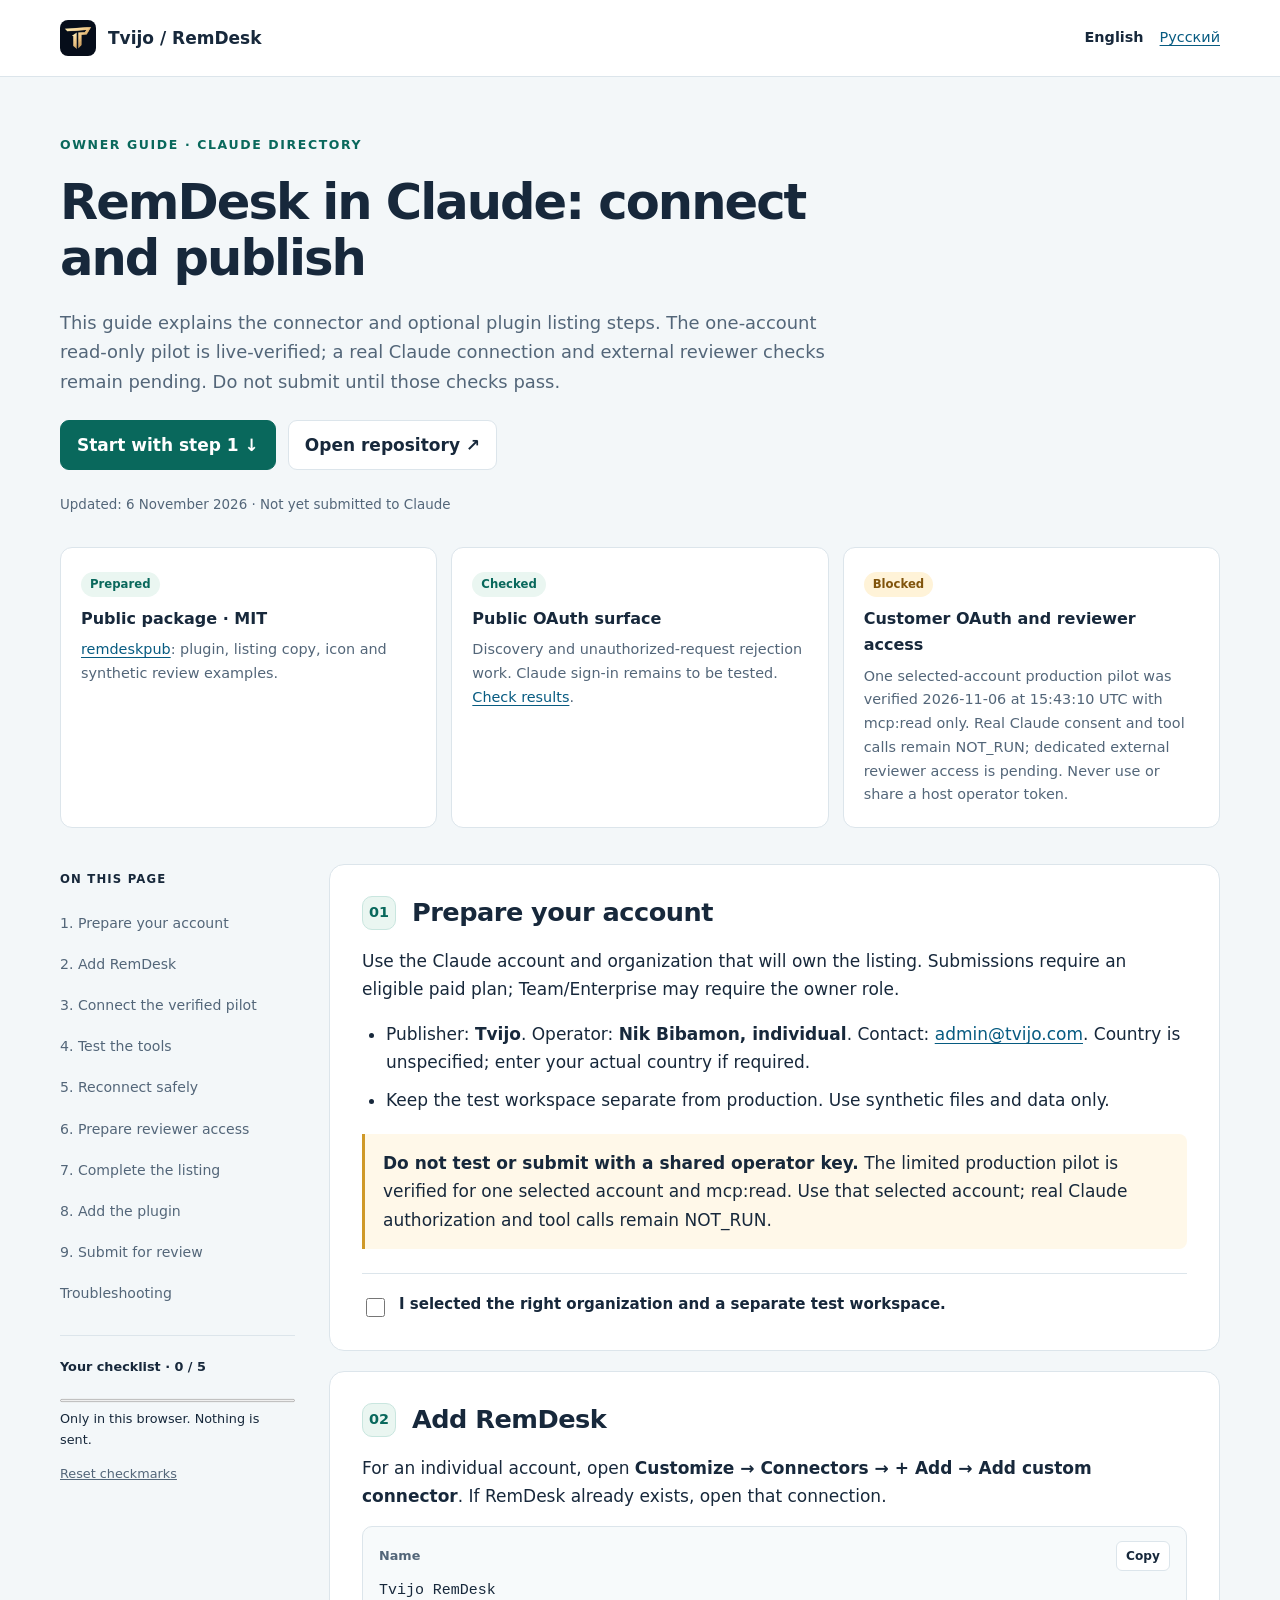
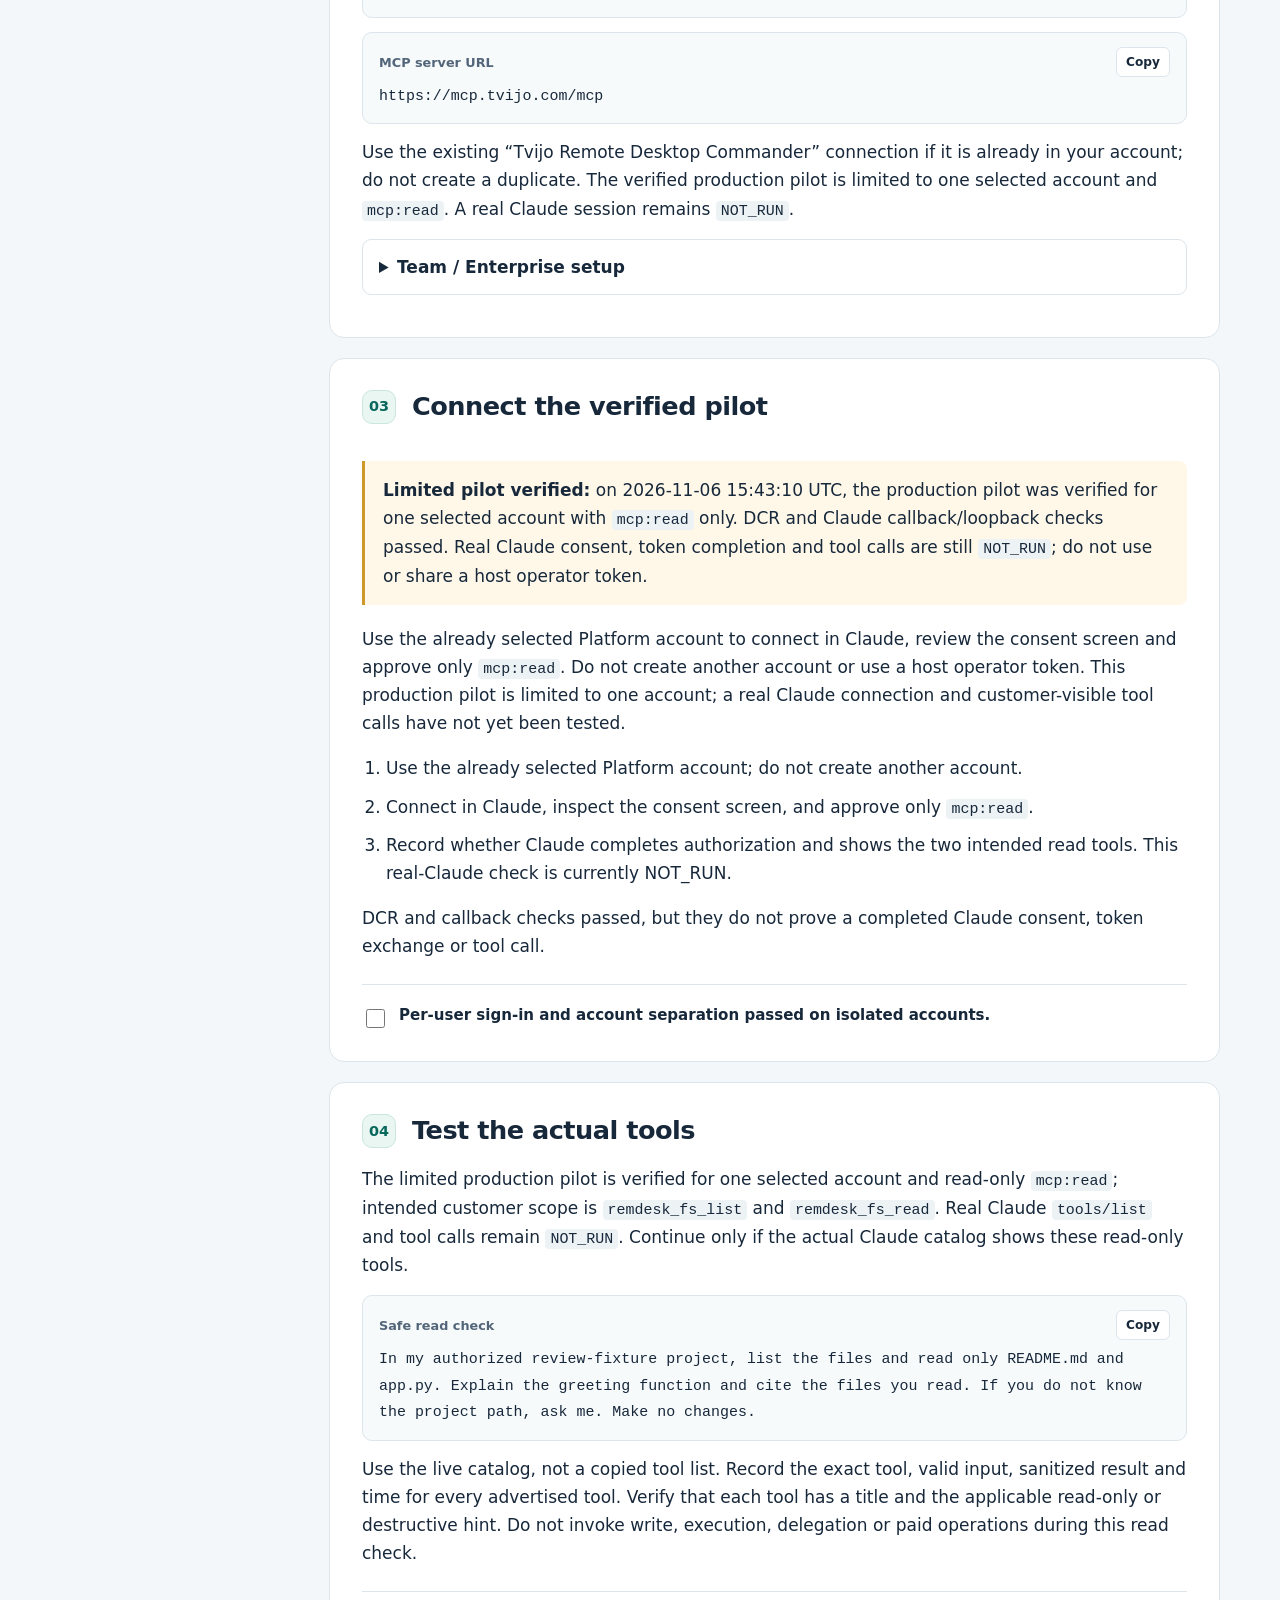
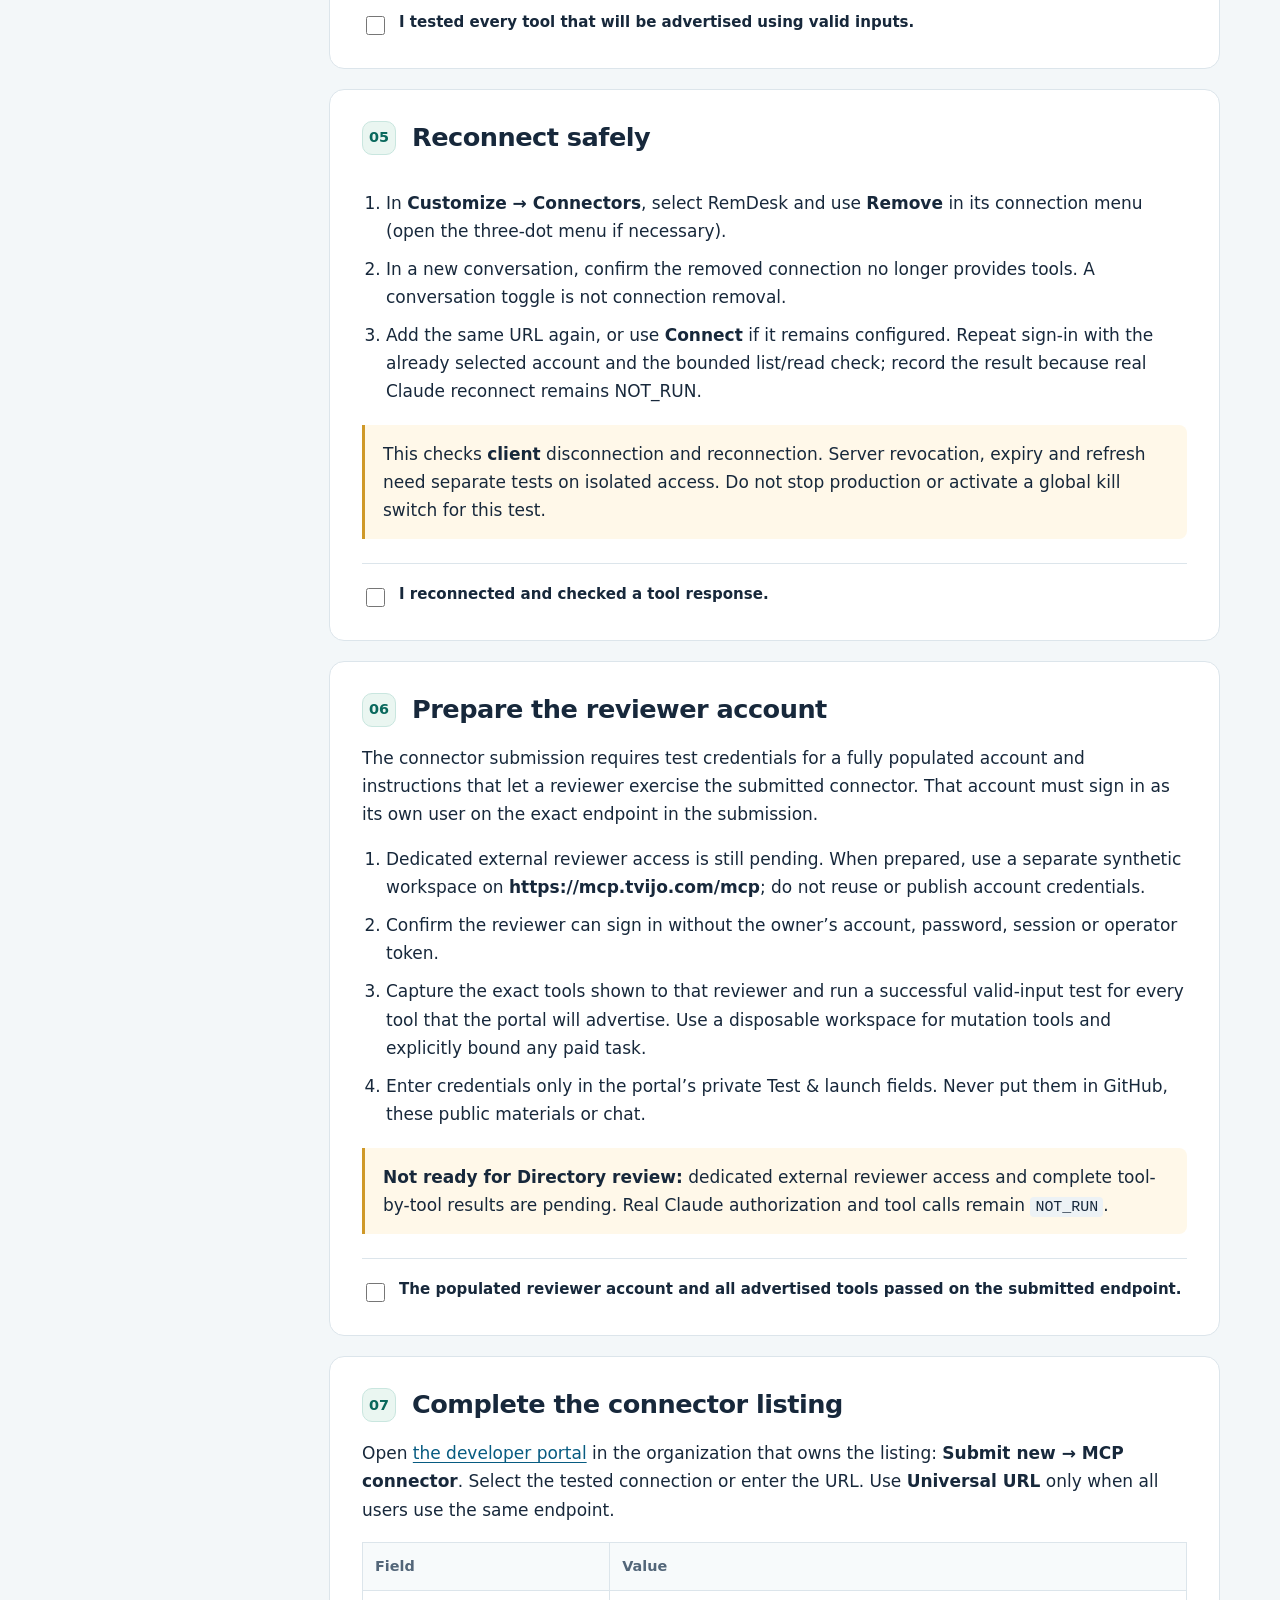
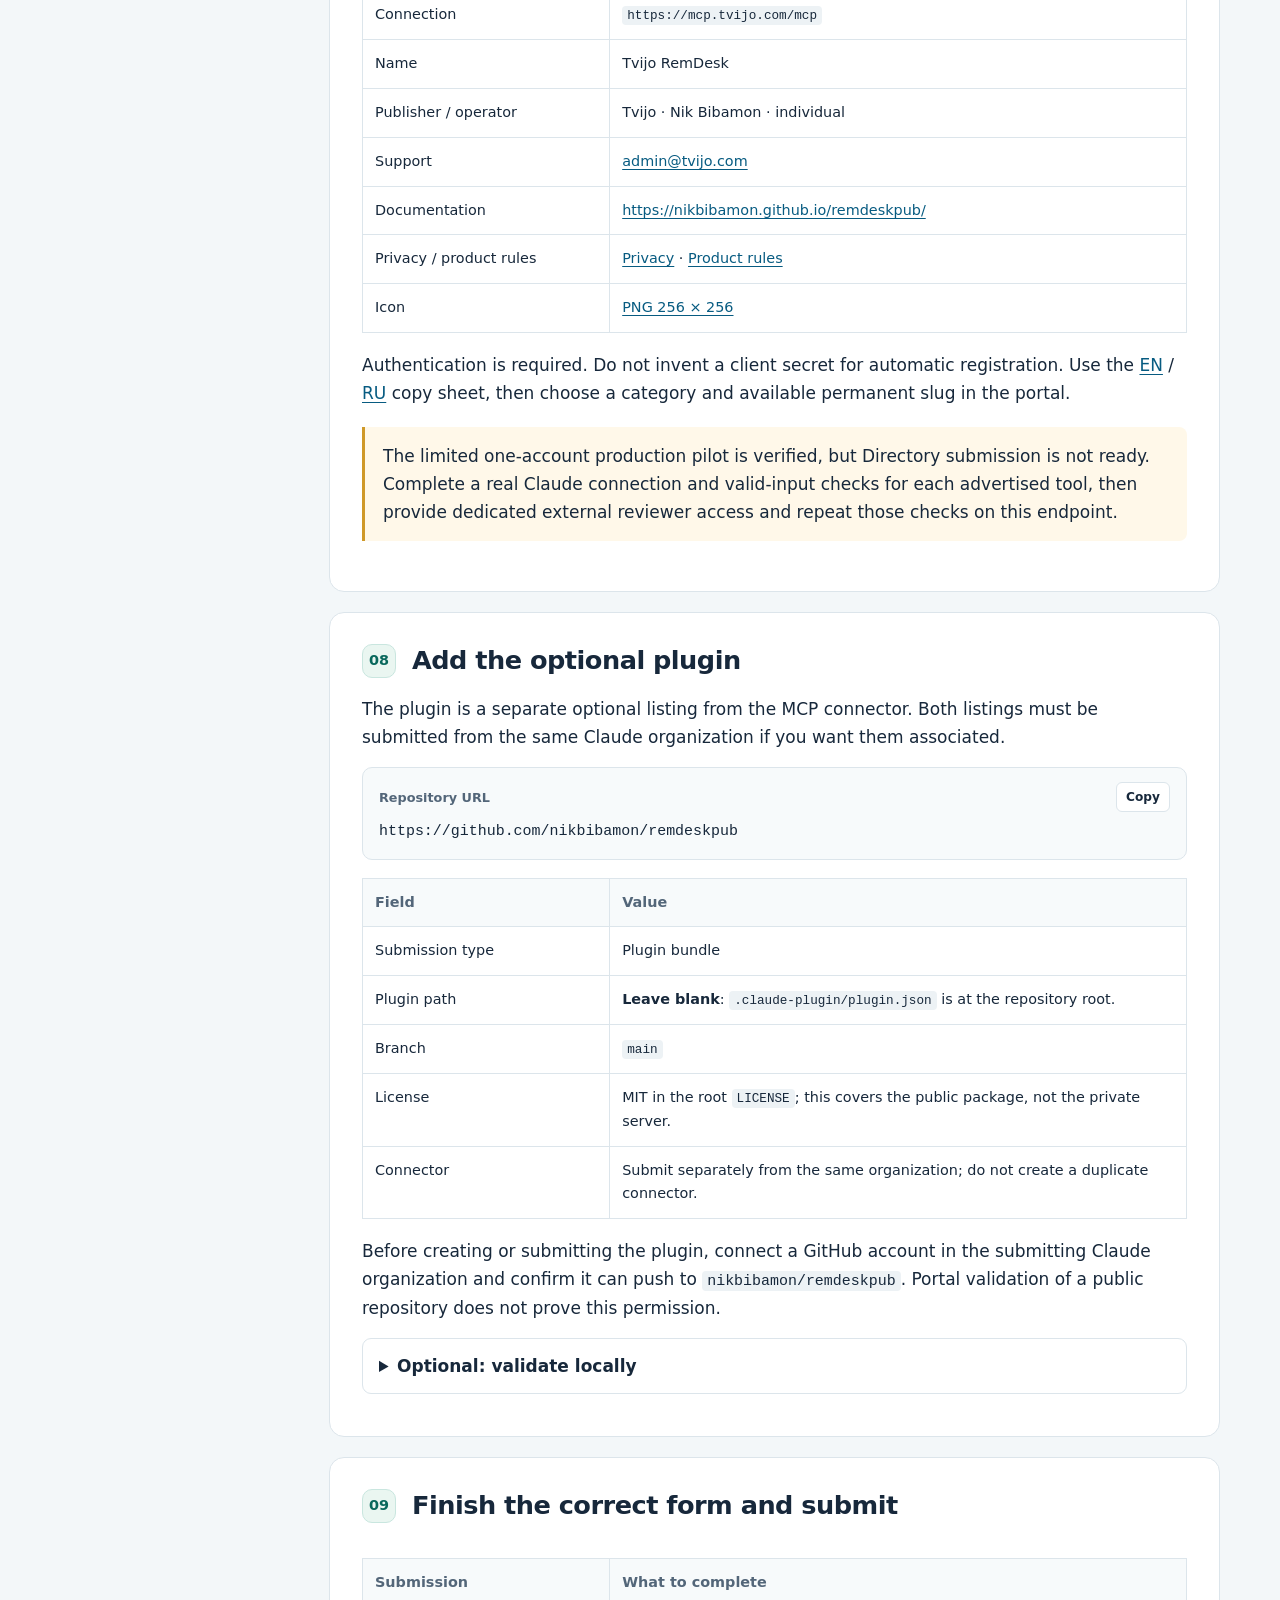
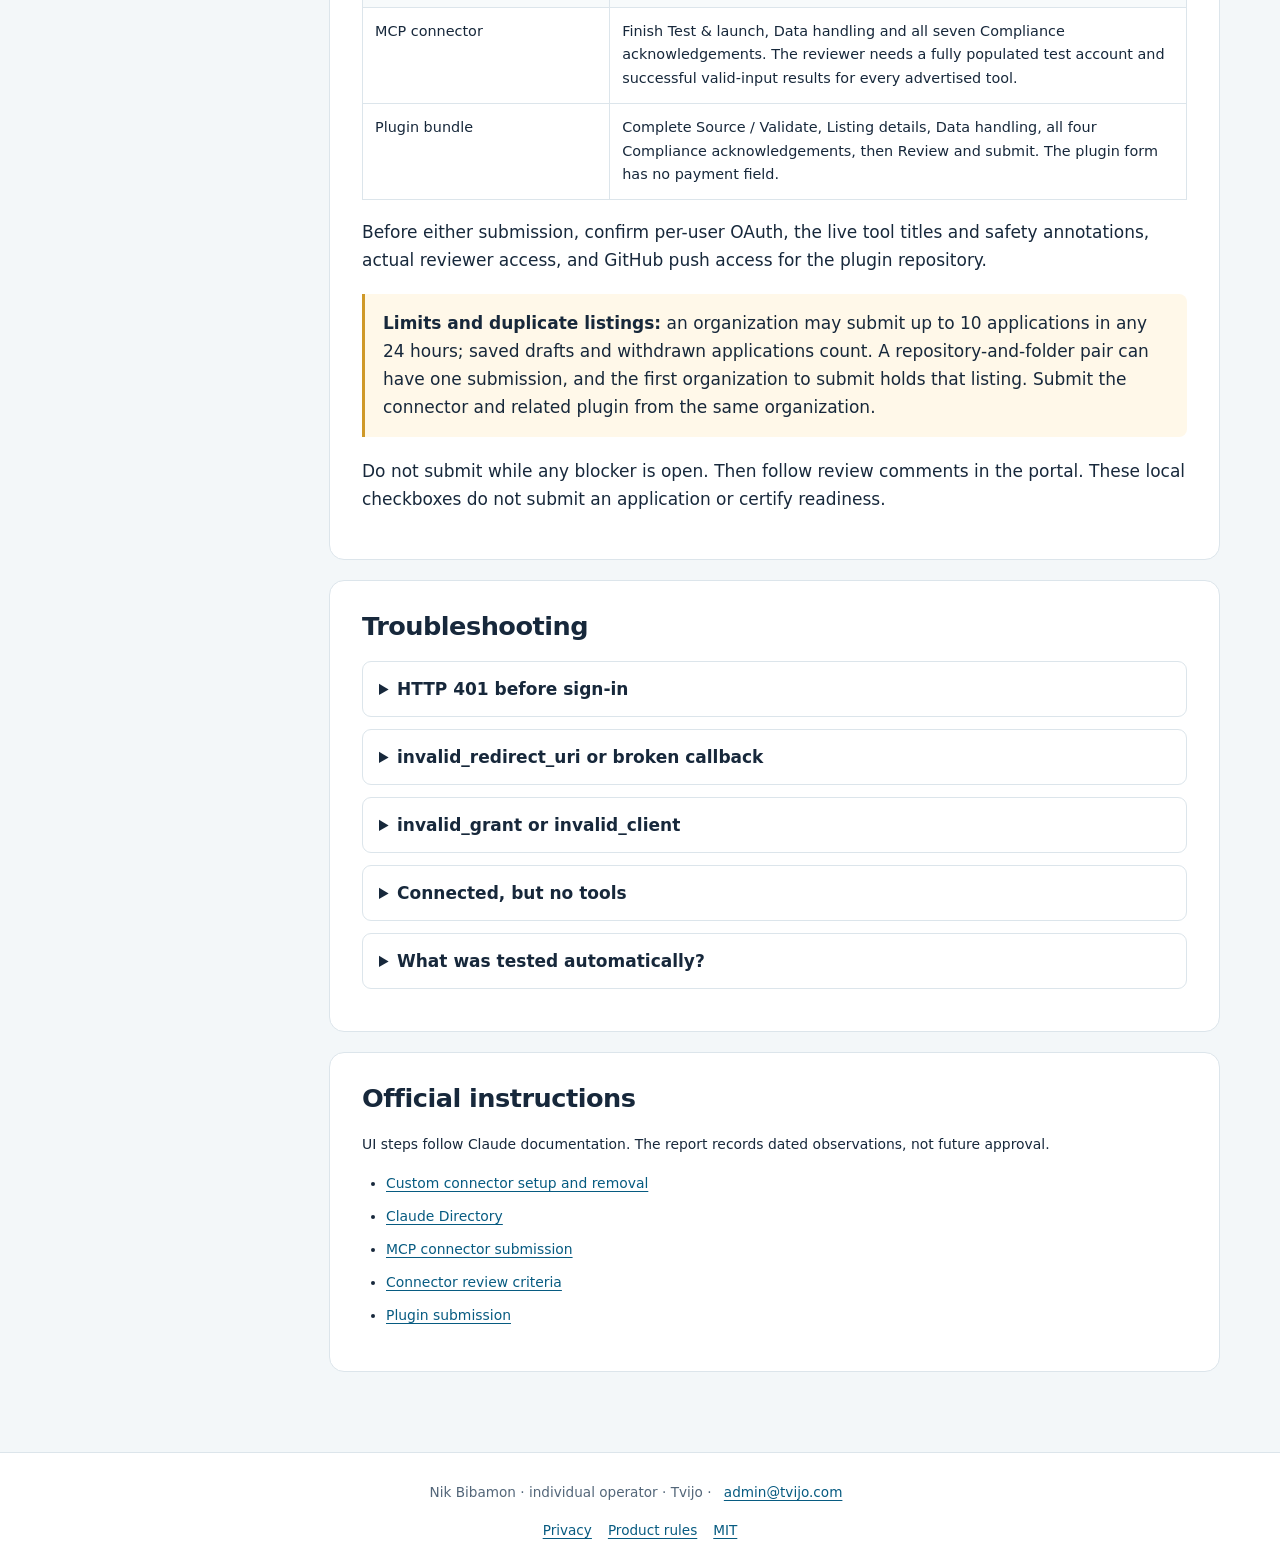
<file: docs/index.html>
<!doctype html>
<html lang="en"><head><meta charset="utf-8"><meta name="viewport" content="width=device-width,initial-scale=1"><meta name="color-scheme" content="light">
<title>RemDesk in Claude: connect and publish</title><meta name="description" content="A practical owner guide to connecting RemDesk, checking OAuth and preparing a Claude Directory submission."><link rel="canonical" href="https://nikbibamon.github.io/remdeskpub/"><link rel="alternate" hreflang="en" href="https://nikbibamon.github.io/remdeskpub/"><link rel="alternate" hreflang="ru" href="https://nikbibamon.github.io/remdeskpub/ru.html"><link rel="alternate" hreflang="x-default" href="https://nikbibamon.github.io/remdeskpub/">
<meta property="og:title" content="RemDesk in Claude: connect and publish"><meta property="og:description" content="A practical owner guide to connecting RemDesk, checking OAuth and preparing a Claude Directory submission."><meta property="og:type" content="article"><link rel="icon" href="assets/tvijo-icon-256.png"><link rel="stylesheet" href="guide.css"><script defer src="guide.js"></script></head>
<body><a class="skip" href="#content">Skip to instructions</a><header class="top"><div class="top-inner"><a class="brand" href="https://tvijo.com/"><img src="assets/tvijo-icon-256.png" alt="" width="36" height="36"><span>Tvijo / RemDesk</span></a><nav class="language" aria-label="Language"><a href="index.html" lang="en" aria-current="page">English</a><a href="ru.html" lang="ru" >Русский</a></nav></div></header>
<div class="hero"><p class="eyebrow">Owner guide · Claude Directory</p><h1>RemDesk in Claude: connect and publish</h1><p class="lede">This guide explains the connector and optional plugin listing steps. The one-account read-only pilot is live-verified; a real Claude connection and external reviewer checks remain pending. Do not submit until those checks pass.</p><div class="links"><a class="button primary" href="#step-1">Start with step 1 ↓</a><a class="button" href="https://github.com/nikbibamon/remdeskpub">Open repository ↗</a></div><p class="meta">Updated: 6 November 2026 · Not yet submitted to Claude</p><div class="summary-grid"><div class="summary-card"><span class="tag">Prepared</span><strong>Public package · MIT</strong><p><a href="https://github.com/nikbibamon/remdeskpub">remdeskpub</a>: plugin, listing copy, icon and synthetic review examples.</p></div><div class="summary-card"><span class="tag">Checked</span><strong>Public OAuth surface</strong><p>Discovery and unauthorized-request rejection work. Claude sign-in remains to be tested. <a href="oauth-status.json">Check results</a>.</p></div><div class="summary-card"><span class="tag pending">Blocked</span><strong>Customer OAuth and reviewer access</strong><p>One selected-account production pilot was verified 2026-11-06 at 15:43:10 UTC with mcp:read only. Real Claude consent and tool calls remain NOT_RUN; dedicated external reviewer access is pending. Never use or share a host operator token.</p></div></div></div>
<div class="layout"><aside class="side"><p class="side-title">On this page</p><nav aria-label="On this page"><a href="#step-1">1. Prepare your account</a><a href="#step-2">2. Add RemDesk</a><a href="#step-3">3. Connect the verified pilot</a><a href="#step-4">4. Test the tools</a><a href="#step-5">5. Reconnect safely</a><a href="#step-6">6. Prepare reviewer access</a><a href="#step-7">7. Complete the listing</a><a href="#step-8">8. Add the plugin</a><a href="#step-9">9. Submit for review</a><a href="#help">Troubleshooting</a></nav><div class="progress-box js-only"><p><strong>Your checklist · <span id="progress-count">0 / 5</span></strong></p><progress value="0" max="5" aria-label="Your checklist"></progress><p>Only in this browser. Nothing is sent.</p><button class="quiet" type="button" data-reset>Reset checkmarks</button></div></aside><main class="content" id="content"><section class="step" id="step-1"><div class="step-heading"><span class="number">01</span><h2>Prepare your account</h2></div><p>Use the Claude account and organization that will own the listing. Submissions require an eligible paid plan; Team/Enterprise may require the owner role.</p><ul><li>Publisher: <strong>Tvijo</strong>. Operator: <strong>Nik Bibamon, individual</strong>. Contact: <a href="mailto:admin@tvijo.com">admin@tvijo.com</a>. Country is unspecified; enter your actual country if required.</li><li>Keep the test workspace separate from production. Use synthetic files and data only.</li></ul><div class="notice"><p><strong>Do not test or submit with a shared operator key.</strong> The limited production pilot is verified for one selected account and mcp:read. Use that selected account; real Claude authorization and tool calls remain NOT_RUN.</p></div><label class="check"><input type="checkbox" data-check="account"><span>I selected the right organization and a separate test workspace.</span></label></section><section class="step" id="step-2"><div class="step-heading"><span class="number">02</span><h2>Add RemDesk</h2></div><p>For an individual account, open <strong>Customize → Connectors → + Add → Add custom connector</strong>. If RemDesk already exists, open that connection.</p><div class="field"><div class="field-top"><span class="field-label">Name</span><button class="copy" type="button" data-copy="connector-name" data-success="Copied" data-fallback="Text selected: copy manually">Copy</button></div><pre><code id="connector-name">Tvijo RemDesk</code></pre></div><div class="field"><div class="field-top"><span class="field-label">MCP server URL</span><button class="copy" type="button" data-copy="server-url" data-success="Copied" data-fallback="Text selected: copy manually">Copy</button></div><pre><code id="server-url">https://mcp.tvijo.com/mcp</code></pre></div><p>Use the existing “Tvijo Remote Desktop Commander” connection if it is already in your account; do not create a duplicate. The verified production pilot is limited to one selected account and <code>mcp:read</code>. A real Claude session remains <code>NOT_RUN</code>.</p><details><summary>Team / Enterprise setup</summary><p>The organization owner adds it through <strong>Organization settings → Connectors → Add → Custom → Web</strong>. Members then use <strong>Customize → Connectors → Connect</strong>. Labels can vary between interface versions.</p></details></section><section class="step" id="step-3"><div class="step-heading"><span class="number">03</span><h2>Connect the verified pilot</h2></div><div class="notice"><p><strong>Limited pilot verified:</strong> on 2026-11-06 15:43:10 UTC, the production pilot was verified for one selected account with <code>mcp:read</code> only. DCR and Claude callback/loopback checks passed. Real Claude consent, token completion and tool calls are still <code>NOT_RUN</code>; do not use or share a host operator token.</p></div><p>Use the already selected Platform account to connect in Claude, review the consent screen and approve only <code>mcp:read</code>. Do not create another account or use a host operator token. This production pilot is limited to one account; a real Claude connection and customer-visible tool calls have not yet been tested.</p><ol><li>Use the already selected Platform account; do not create another account.</li><li>Connect in Claude, inspect the consent screen, and approve only <code>mcp:read</code>.</li><li>Record whether Claude completes authorization and shows the two intended read tools. This real-Claude check is currently NOT_RUN.</li></ol><p>DCR and callback checks passed, but they do not prove a completed Claude consent, token exchange or tool call.</p><label class="check"><input type="checkbox" data-check="consent"><span>Per-user sign-in and account separation passed on isolated accounts.</span></label></section><section class="step" id="step-4"><div class="step-heading"><span class="number">04</span><h2>Test the actual tools</h2></div><p>The limited production pilot is verified for one selected account and read-only <code>mcp:read</code>; intended customer scope is <code>remdesk_fs_list</code> and <code>remdesk_fs_read</code>. Real Claude <code>tools/list</code> and tool calls remain <code>NOT_RUN</code>. Continue only if the actual Claude catalog shows these read-only tools.</p><div class="field"><div class="field-top"><span class="field-label">Safe read check</span><button class="copy" type="button" data-copy="prompt-files" data-success="Copied" data-fallback="Text selected: copy manually">Copy</button></div><pre><code id="prompt-files">In my authorized review-fixture project, list the files and read only README.md and app.py. Explain the greeting function and cite the files you read. If you do not know the project path, ask me. Make no changes.</code></pre></div><p>Use the live catalog, not a copied tool list. Record the exact tool, valid input, sanitized result and time for every advertised tool. Verify that each tool has a title and the applicable read-only or destructive hint. Do not invoke write, execution, delegation or paid operations during this read check.</p><label class="check"><input type="checkbox" data-check="tools"><span>I tested every tool that will be advertised using valid inputs.</span></label></section><section class="step" id="step-5"><div class="step-heading"><span class="number">05</span><h2>Reconnect safely</h2></div><ol><li>In <strong>Customize → Connectors</strong>, select RemDesk and use <strong>Remove</strong> in its connection menu (open the three-dot menu if necessary).</li><li>In a new conversation, confirm the removed connection no longer provides tools. A conversation toggle is not connection removal.</li><li>Add the same URL again, or use <strong>Connect</strong> if it remains configured. Repeat sign-in with the already selected account and the bounded list/read check; record the result because real Claude reconnect remains NOT_RUN.</li></ol>
<div class="notice"><p>This checks <strong>client</strong> disconnection and reconnection. Server revocation, expiry and refresh need separate tests on isolated access. Do not stop production or activate a global kill switch for this test.</p></div><label class="check"><input type="checkbox" data-check="reconnect"><span>I reconnected and checked a tool response.</span></label></section><section class="step" id="step-6"><div class="step-heading"><span class="number">06</span><h2>Prepare the reviewer account</h2></div><p>The connector submission requires test credentials for a fully populated account and instructions that let a reviewer exercise the submitted connector. That account must sign in as its own user on the exact endpoint in the submission.</p><ol><li>Dedicated external reviewer access is still pending. When prepared, use a separate synthetic workspace on <strong>https://mcp.tvijo.com/mcp</strong>; do not reuse or publish account credentials.</li><li>Confirm the reviewer can sign in without the owner’s account, password, session or operator token.</li><li>Capture the exact tools shown to that reviewer and run a successful valid-input test for every tool that the portal will advertise. Use a disposable workspace for mutation tools and explicitly bound any paid task.</li><li>Enter credentials only in the portal’s private Test &amp; launch fields. Never put them in GitHub, these public materials or chat.</li></ol><div class="notice"><p><strong>Not ready for Directory review:</strong> dedicated external reviewer access and complete tool-by-tool results are pending. Real Claude authorization and tool calls remain <code>NOT_RUN</code>.</p></div><label class="check"><input type="checkbox" data-check="reviewer"><span>The populated reviewer account and all advertised tools passed on the submitted endpoint.</span></label></section><section class="step" id="step-7"><div class="step-heading"><span class="number">07</span><h2>Complete the connector listing</h2></div><p>Open <a href="https://claude.ai/directory/manage">the developer portal</a> in the organization that owns the listing: <strong>Submit new → MCP connector</strong>. Select the tested connection or enter the URL. Use <strong>Universal URL</strong> only when all users use the same endpoint.</p><div class="table-wrap"><table><thead><tr><th>Field</th><th>Value</th></tr></thead><tbody><tr><td>Connection</td><td><code>https://mcp.tvijo.com/mcp</code></td></tr><tr><td>Name</td><td>Tvijo RemDesk</td></tr><tr><td>Publisher / operator</td><td>Tvijo · Nik Bibamon · individual</td></tr><tr><td>Support</td><td><a href="mailto:admin@tvijo.com">admin@tvijo.com</a></td></tr><tr><td>Documentation</td><td><a href="https://nikbibamon.github.io/remdeskpub/">https://nikbibamon.github.io/remdeskpub/</a></td></tr><tr><td>Privacy / product rules</td><td><a href="https://dsh.tvijo.com/privacy">Privacy</a> · <a href="https://dsh.tvijo.com/product-rules">Product rules</a></td></tr><tr><td>Icon</td><td><a href="assets/tvijo-icon-256.png">PNG 256 × 256</a></td></tr></tbody></table></div><p>Authentication is required. Do not invent a client secret for automatic registration. Use the <a href="connector-listing.en.json">EN</a> / <a href="connector-listing.ru.json">RU</a> copy sheet, then choose a category and available permanent slug in the portal.</p><div class="notice"><p>The limited one-account production pilot is verified, but Directory submission is not ready. Complete a real Claude connection and valid-input checks for each advertised tool, then provide dedicated external reviewer access and repeat those checks on this endpoint.</p></div></section><section class="step" id="step-8"><div class="step-heading"><span class="number">08</span><h2>Add the optional plugin</h2></div><p>The plugin is a separate optional listing from the MCP connector. Both listings must be submitted from the same Claude organization if you want them associated.</p><div class="field"><div class="field-top"><span class="field-label">Repository URL</span><button class="copy" type="button" data-copy="repo-url" data-success="Copied" data-fallback="Text selected: copy manually">Copy</button></div><pre><code id="repo-url">https://github.com/nikbibamon/remdeskpub</code></pre></div><div class="table-wrap"><table><thead><tr><th>Field</th><th>Value</th></tr></thead><tbody><tr><td>Submission type</td><td>Plugin bundle</td></tr><tr><td>Plugin path</td><td><strong>Leave blank</strong>: <code>.claude-plugin/plugin.json</code> is at the repository root.</td></tr><tr><td>Branch</td><td><code>main</code></td></tr><tr><td>License</td><td>MIT in the root <code>LICENSE</code>; this covers the public package, not the private server.</td></tr><tr><td>Connector</td><td>Submit separately from the same organization; do not create a duplicate connector.</td></tr></tbody></table></div><p>Before creating or submitting the plugin, connect a GitHub account in the submitting Claude organization and confirm it can push to <code>nikbibamon/remdeskpub</code>. Portal validation of a public repository does not prove this permission.</p><details><summary>Optional: validate locally</summary><p>From the directory where the repository is cloned:</p><div class="field"><div class="field-top"><span class="field-label">Terminal</span><button class="copy" type="button" data-copy="local-install" data-success="Copied" data-fallback="Text selected: copy manually">Copy</button></div><pre><code id="local-install">git clone https://github.com/nikbibamon/remdeskpub.git
cd remdeskpub
claude plugin validate --strict .
claude --plugin-dir .</code></pre></div><p>Structure validation does not verify OAuth or server tools.</p></details></section><section class="step" id="step-9"><div class="step-heading"><span class="number">09</span><h2>Finish the correct form and submit</h2></div><div class="table-wrap"><table><thead><tr><th>Submission</th><th>What to complete</th></tr></thead><tbody><tr><td>MCP connector</td><td>Finish Test &amp; launch, Data handling and all seven Compliance acknowledgements. The reviewer needs a fully populated test account and successful valid-input results for every advertised tool.</td></tr><tr><td>Plugin bundle</td><td>Complete Source / Validate, Listing details, Data handling, all four Compliance acknowledgements, then Review and submit. The plugin form has no payment field.</td></tr></tbody></table></div><p>Before either submission, confirm per-user OAuth, the live tool titles and safety annotations, actual reviewer access, and GitHub push access for the plugin repository.</p><div class="notice"><p><strong>Limits and duplicate listings:</strong> an organization may submit up to 10 applications in any 24 hours; saved drafts and withdrawn applications count. A repository-and-folder pair can have one submission, and the first organization to submit holds that listing. Submit the connector and related plugin from the same organization.</p></div><p>Do not submit while any blocker is open. Then follow review comments in the portal. These local checkboxes do not submit an application or certify readiness.</p></section><section class="step" id="help"><h2>Troubleshooting</h2><details><summary>HTTP 401 before sign-in</summary><p>Expected: the server should reject anonymous requests. If 401 persists after sign-in, start a fresh OAuth session and save a sanitized error.</p></details><details><summary>invalid_redirect_uri or broken callback</summary><p>The maintainer must check registration and Claude’s allowed callback URI. Do not edit it manually or allow arbitrary URLs. Do not forward the one-time code.</p></details><details><summary>invalid_grant or invalid_client</summary><p>Start a fresh sign-in from Claude: an old one-time code may have expired or been consumed. Repeated errors require server logs. Never send tokens or the full callback URL.</p></details><details><summary>Connected, but no tools</summary><p>Check + → Connectors, account permissions and current tools/list. Reachable discovery does not prove tool access.</p></details><details><summary>What was tested automatically?</summary><p>The <a href="oauth-status.json">dated report</a> records 106 Go test events across 10 packages, passing <code>go vet</code>, a local two-account integration with 8 HTTP checks (including refresh, rotation, revocation and isolation), and 14 Gateway pilot/ledger tests. The one-account production pilot was verified 2026-11-06 15:43:10 UTC. None of these is a real Claude client test: actual Claude authorization and tool calls remain <code>NOT_RUN</code>.</p></details></section><section class="step sources" id="sources"><h2>Official instructions</h2><p>UI steps follow Claude documentation. The report records dated observations, not future approval.</p><ul><li><a href="https://support.claude.com/en/articles/11175166-get-started-with-custom-connectors-using-remote-mcp">Custom connector setup and removal</a></li><li><a href="https://claude.com/docs/directory/publish">Claude Directory</a></li><li><a href="https://claude.com/docs/connectors/building/submission">MCP connector submission</a></li><li><a href="https://claude.com/docs/connectors/building/review-criteria">Connector review criteria</a></li><li><a href="https://claude.com/docs/plugins/submit">Plugin submission</a></li></ul></section></main></div>
<footer class="footer"><p>Nik Bibamon · individual operator · Tvijo · <a href="mailto:admin@tvijo.com">admin@tvijo.com</a></p><a href="https://dsh.tvijo.com/privacy">Privacy</a><a href="https://dsh.tvijo.com/product-rules">Product rules</a><a href="https://github.com/nikbibamon/remdeskpub/blob/main/LICENSE">MIT</a></footer><p id="copy-status" class="sr-only" aria-live="polite"></p></body></html>
</file>
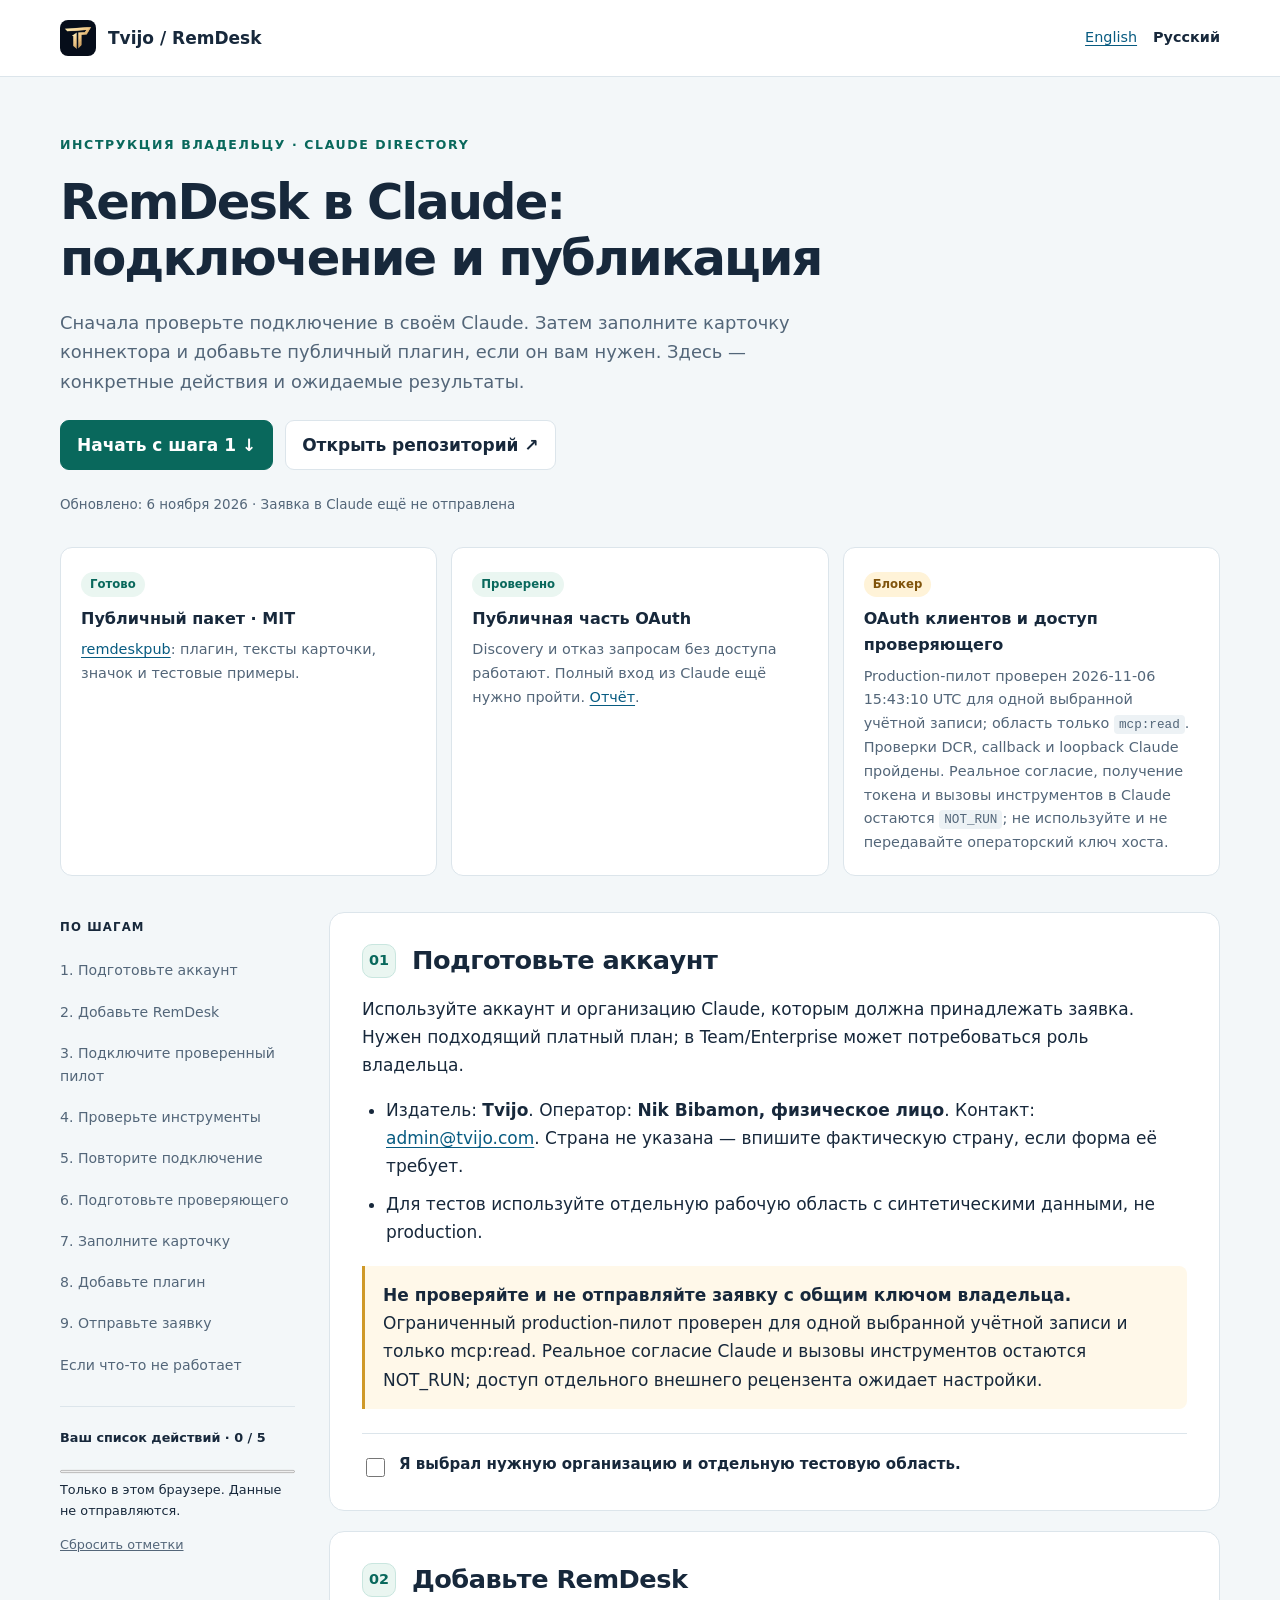
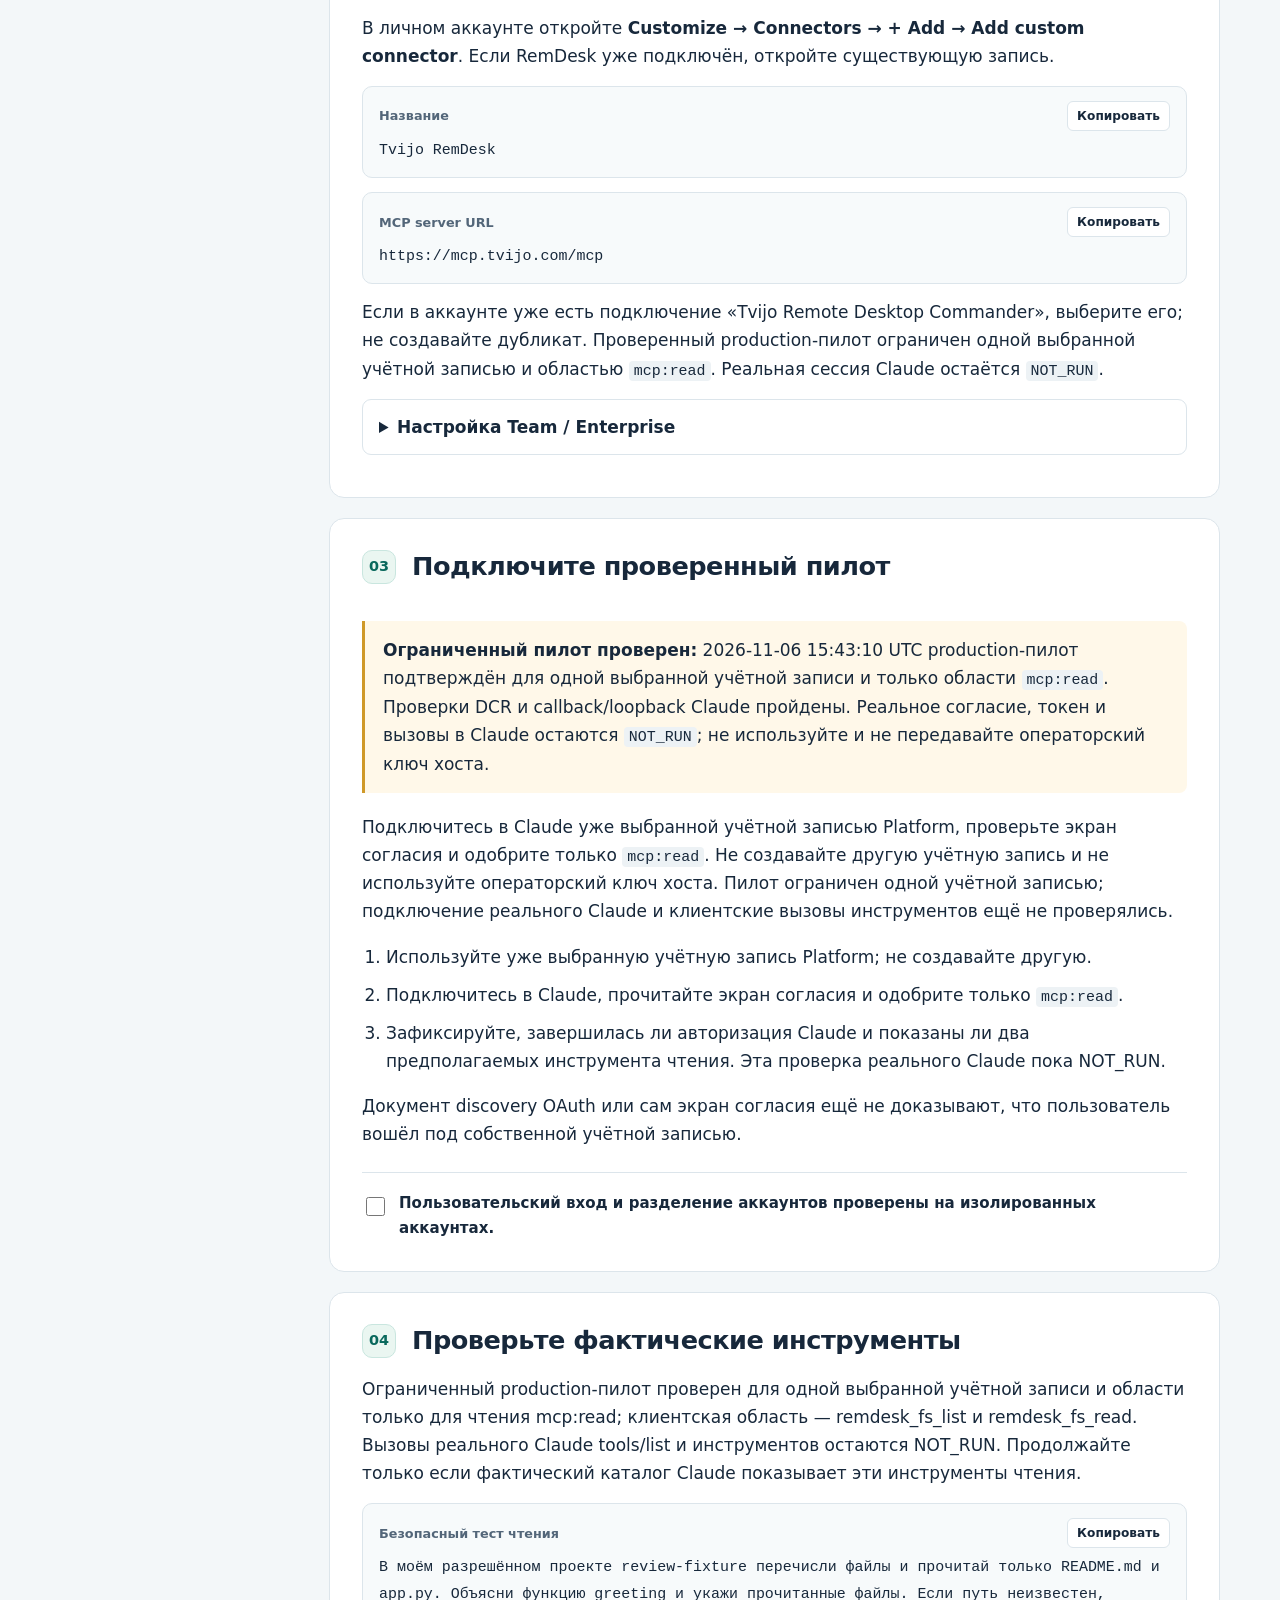
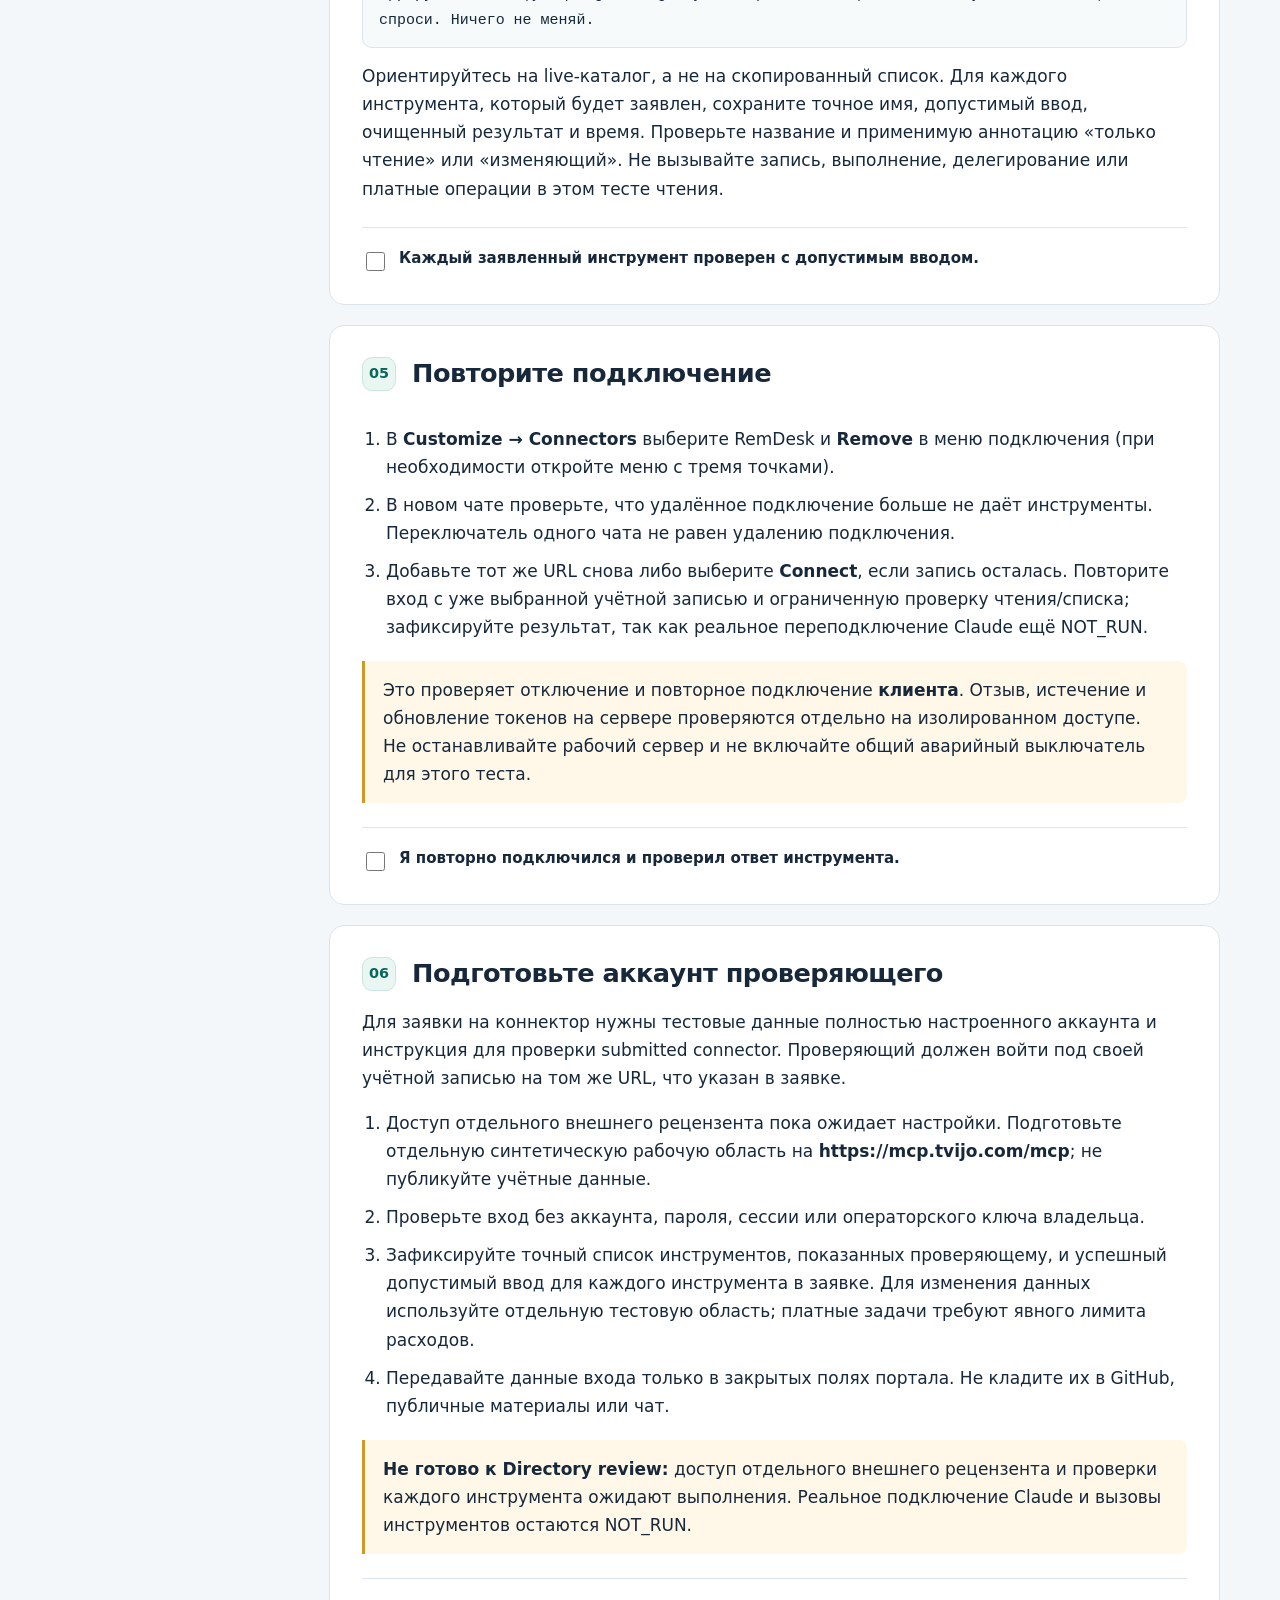
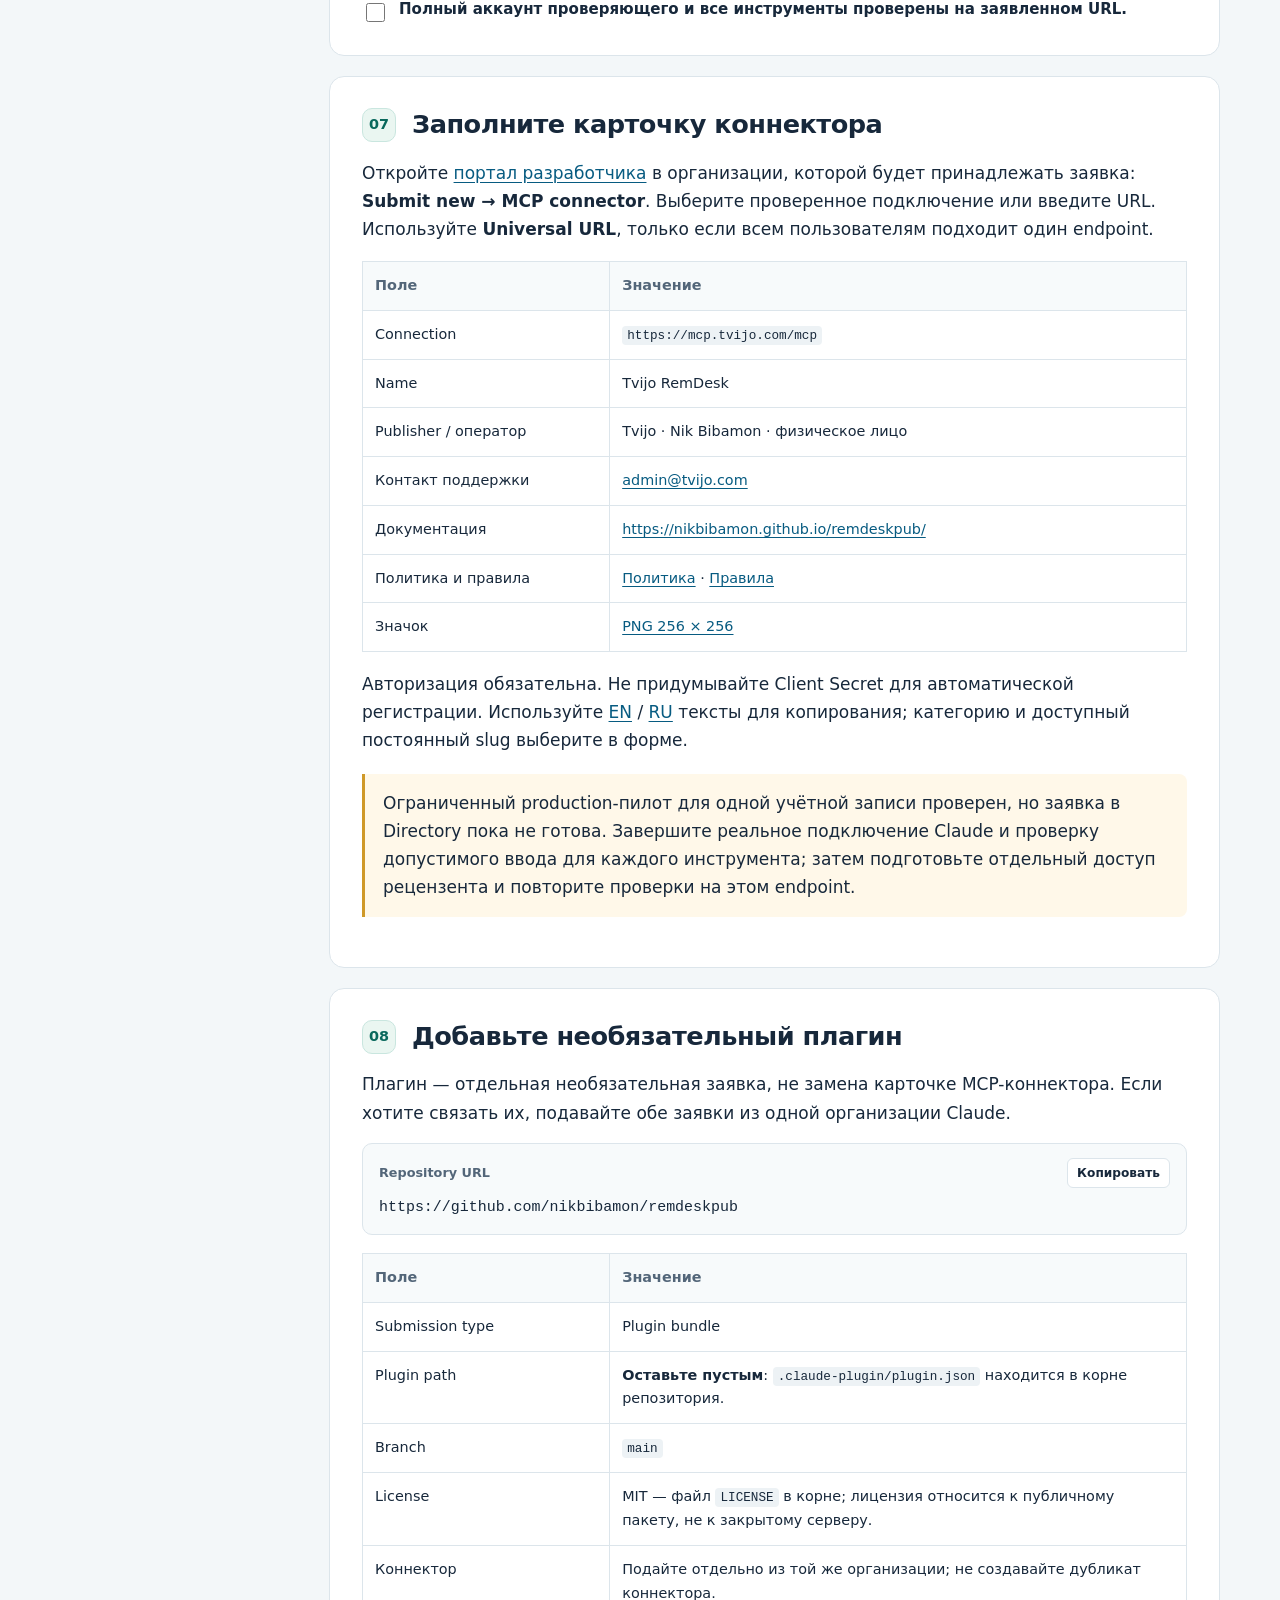
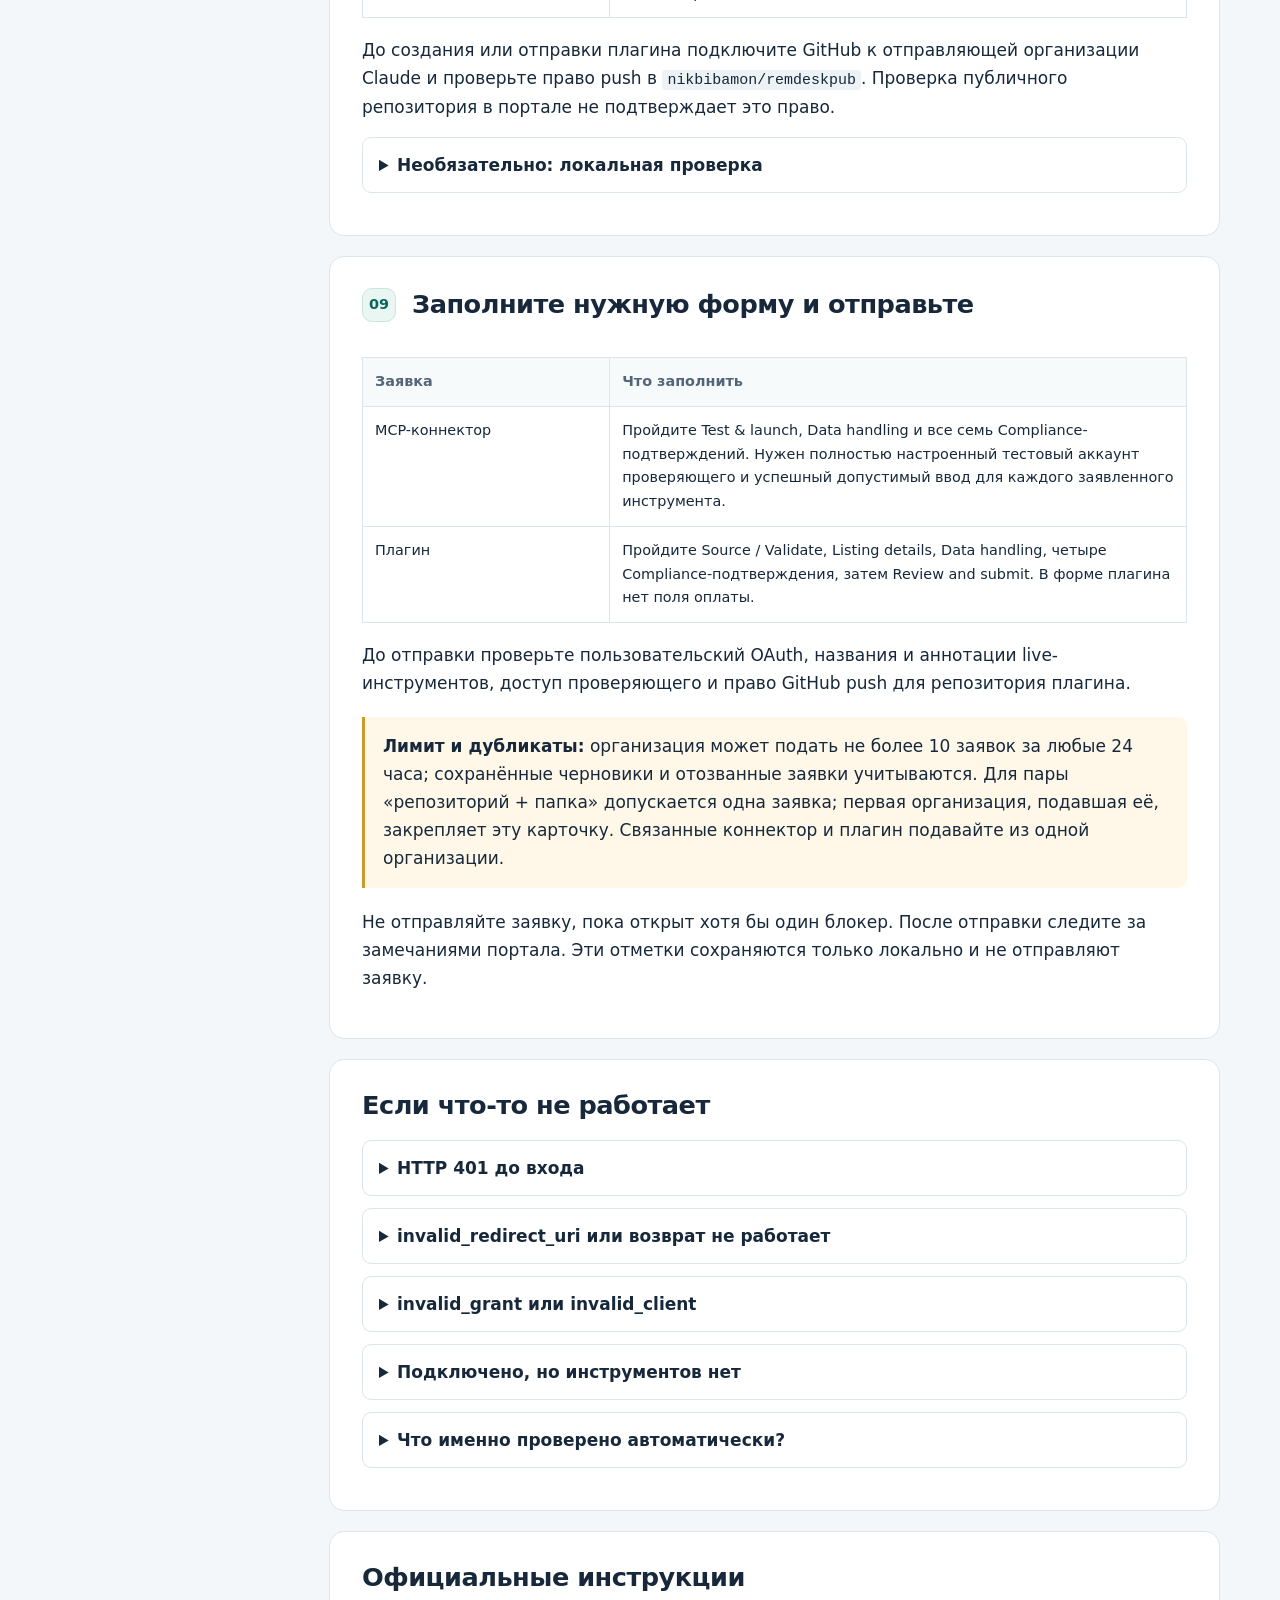
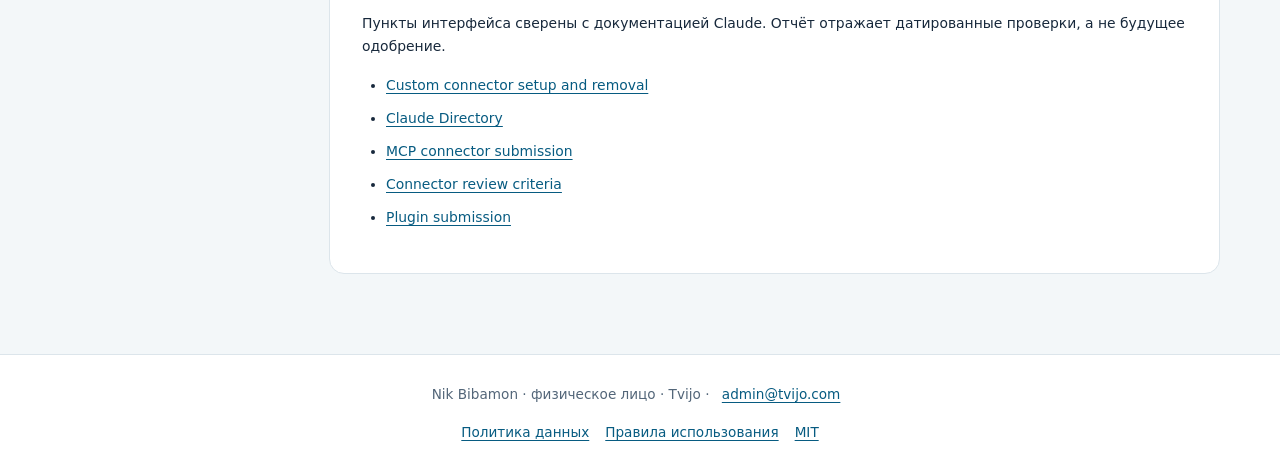
<file: docs/ru.html>
<!doctype html>
<html lang="ru"><head><meta charset="utf-8"><meta name="viewport" content="width=device-width,initial-scale=1"><meta name="color-scheme" content="light">
<title>RemDesk в Claude: подключение и публикация</title><meta name="description" content="Пошаговая инструкция владельцу: подключить RemDesk, проверить OAuth и подготовить заявку в каталог Claude."><link rel="canonical" href="https://nikbibamon.github.io/remdeskpub/ru.html"><link rel="alternate" hreflang="en" href="https://nikbibamon.github.io/remdeskpub/"><link rel="alternate" hreflang="ru" href="https://nikbibamon.github.io/remdeskpub/ru.html"><link rel="alternate" hreflang="x-default" href="https://nikbibamon.github.io/remdeskpub/">
<meta property="og:title" content="RemDesk в Claude: подключение и публикация"><meta property="og:description" content="Пошаговая инструкция владельцу: подключить RemDesk, проверить OAuth и подготовить заявку в каталог Claude."><meta property="og:type" content="article"><link rel="icon" href="assets/tvijo-icon-256.png"><link rel="stylesheet" href="guide.css"><script defer src="guide.js"></script></head>
<body><a class="skip" href="#content">К инструкции</a><header class="top"><div class="top-inner"><a class="brand" href="https://tvijo.com/"><img src="assets/tvijo-icon-256.png" alt="" width="36" height="36"><span>Tvijo / RemDesk</span></a><nav class="language" aria-label="Language"><a href="index.html" lang="en" >English</a><a href="ru.html" lang="ru" aria-current="page">Русский</a></nav></div></header>
<div class="hero"><p class="eyebrow">Инструкция владельцу · Claude Directory</p><h1>RemDesk в Claude: подключение и публикация</h1><p class="lede">Сначала проверьте подключение в своём Claude. Затем заполните карточку коннектора и добавьте публичный плагин, если он вам нужен. Здесь — конкретные действия и ожидаемые результаты.</p><div class="links"><a class="button primary" href="#step-1">Начать с шага 1 ↓</a><a class="button" href="https://github.com/nikbibamon/remdeskpub">Открыть репозиторий ↗</a></div><p class="meta">Обновлено: 6 ноября 2026 · Заявка в Claude ещё не отправлена</p><div class="summary-grid"><div class="summary-card"><span class="tag">Готово</span><strong>Публичный пакет · MIT</strong><p><a href="https://github.com/nikbibamon/remdeskpub">remdeskpub</a>: плагин, тексты карточки, значок и тестовые примеры.</p></div><div class="summary-card"><span class="tag">Проверено</span><strong>Публичная часть OAuth</strong><p>Discovery и отказ запросам без доступа работают. Полный вход из Claude ещё нужно пройти. <a href="oauth-status.json">Отчёт</a>.</p></div><div class="summary-card"><span class="tag pending">Блокер</span><strong>OAuth клиентов и доступ проверяющего</strong><p>Production-пилот проверен 2026-11-06 15:43:10 UTC для одной выбранной учётной записи; область только <code>mcp:read</code>. Проверки DCR, callback и loopback Claude пройдены. Реальное согласие, получение токена и вызовы инструментов в Claude остаются <code>NOT_RUN</code>; не используйте и не передавайте операторский ключ хоста.</p></div></div></div>
<div class="layout"><aside class="side"><p class="side-title">По шагам</p><nav aria-label="По шагам"><a href="#step-1">1. Подготовьте аккаунт</a><a href="#step-2">2. Добавьте RemDesk</a><a href="#step-3">3. Подключите проверенный пилот</a><a href="#step-4">4. Проверьте инструменты</a><a href="#step-5">5. Повторите подключение</a><a href="#step-6">6. Подготовьте проверяющего</a><a href="#step-7">7. Заполните карточку</a><a href="#step-8">8. Добавьте плагин</a><a href="#step-9">9. Отправьте заявку</a><a href="#help">Если что-то не работает</a></nav><div class="progress-box js-only"><p><strong>Ваш список действий · <span id="progress-count">0 / 5</span></strong></p><progress value="0" max="5" aria-label="Ваш список действий"></progress><p>Только в этом браузере. Данные не отправляются.</p><button class="quiet" type="button" data-reset>Сбросить отметки</button></div></aside><main class="content" id="content"><section class="step" id="step-1"><div class="step-heading"><span class="number">01</span><h2>Подготовьте аккаунт</h2></div><p>Используйте аккаунт и организацию Claude, которым должна принадлежать заявка. Нужен подходящий платный план; в Team/Enterprise может потребоваться роль владельца.</p><ul><li>Издатель: <strong>Tvijo</strong>. Оператор: <strong>Nik Bibamon, физическое лицо</strong>. Контакт: <a href="mailto:admin@tvijo.com">admin@tvijo.com</a>. Страна не указана — впишите фактическую страну, если форма её требует.</li><li>Для тестов используйте отдельную рабочую область с синтетическими данными, не production.</li></ul><div class="notice"><p><strong>Не проверяйте и не отправляйте заявку с общим ключом владельца.</strong> Ограниченный production-пилот проверен для одной выбранной учётной записи и только mcp:read. Реальное согласие Claude и вызовы инструментов остаются NOT_RUN; доступ отдельного внешнего рецензента ожидает настройки.</p></div><label class="check"><input type="checkbox" data-check="account"><span>Я выбрал нужную организацию и отдельную тестовую область.</span></label></section><section class="step" id="step-2"><div class="step-heading"><span class="number">02</span><h2>Добавьте RemDesk</h2></div><p>В личном аккаунте откройте <strong>Customize → Connectors → + Add → Add custom connector</strong>. Если RemDesk уже подключён, откройте существующую запись.</p><div class="field"><div class="field-top"><span class="field-label">Название</span><button class="copy" type="button" data-copy="connector-name" data-success="Скопировано" data-fallback="Текст выделен: скопируйте вручную">Копировать</button></div><pre><code id="connector-name">Tvijo RemDesk</code></pre></div><div class="field"><div class="field-top"><span class="field-label">MCP server URL</span><button class="copy" type="button" data-copy="server-url" data-success="Скопировано" data-fallback="Текст выделен: скопируйте вручную">Копировать</button></div><pre><code id="server-url">https://mcp.tvijo.com/mcp</code></pre></div><p>Если в аккаунте уже есть подключение «Tvijo Remote Desktop Commander», выберите его; не создавайте дубликат. Проверенный production-пилот ограничен одной выбранной учётной записью и областью <code>mcp:read</code>. Реальная сессия Claude остаётся <code>NOT_RUN</code>.</p><details><summary>Настройка Team / Enterprise</summary><p>Владелец организации добавляет сервер через <strong>Organization settings → Connectors → Add → Custom → Web</strong>. Участник затем открывает <strong>Customize → Connectors → Connect</strong>. Названия пунктов могут отличаться.</p></details></section><section class="step" id="step-3"><div class="step-heading"><span class="number">03</span><h2>Подключите проверенный пилот</h2></div><div class="notice"><p><strong>Ограниченный пилот проверен:</strong> 2026-11-06 15:43:10 UTC production-пилот подтверждён для одной выбранной учётной записи и только области <code>mcp:read</code>. Проверки DCR и callback/loopback Claude пройдены. Реальное согласие, токен и вызовы в Claude остаются <code>NOT_RUN</code>; не используйте и не передавайте операторский ключ хоста.</p></div><p>Подключитесь в Claude уже выбранной учётной записью Platform, проверьте экран согласия и одобрите только <code>mcp:read</code>. Не создавайте другую учётную запись и не используйте операторский ключ хоста. Пилот ограничен одной учётной записью; подключение реального Claude и клиентские вызовы инструментов ещё не проверялись.</p><ol><li>Используйте уже выбранную учётную запись Platform; не создавайте другую.</li><li>Подключитесь в Claude, прочитайте экран согласия и одобрите только <code>mcp:read</code>.</li><li>Зафиксируйте, завершилась ли авторизация Claude и показаны ли два предполагаемых инструмента чтения. Эта проверка реального Claude пока NOT_RUN.</li></ol><p>Документ discovery OAuth или сам экран согласия ещё не доказывают, что пользователь вошёл под собственной учётной записью.</p><label class="check"><input type="checkbox" data-check="consent"><span>Пользовательский вход и разделение аккаунтов проверены на изолированных аккаунтах.</span></label></section><section class="step" id="step-4"><div class="step-heading"><span class="number">04</span><h2>Проверьте фактические инструменты</h2></div><p>Ограниченный production-пилот проверен для одной выбранной учётной записи и области только для чтения mcp:read; клиентская область — remdesk_fs_list и remdesk_fs_read. Вызовы реального Claude tools/list и инструментов остаются NOT_RUN. Продолжайте только если фактический каталог Claude показывает эти инструменты чтения.</p><div class="field"><div class="field-top"><span class="field-label">Безопасный тест чтения</span><button class="copy" type="button" data-copy="prompt-files" data-success="Скопировано" data-fallback="Текст выделен: скопируйте вручную">Копировать</button></div><pre><code id="prompt-files">В моём разрешённом проекте review-fixture перечисли файлы и прочитай только README.md и app.py. Объясни функцию greeting и укажи прочитанные файлы. Если путь неизвестен, спроси. Ничего не меняй.</code></pre></div><p>Ориентируйтесь на live-каталог, а не на скопированный список. Для каждого инструмента, который будет заявлен, сохраните точное имя, допустимый ввод, очищенный результат и время. Проверьте название и применимую аннотацию «только чтение» или «изменяющий». Не вызывайте запись, выполнение, делегирование или платные операции в этом тесте чтения.</p><label class="check"><input type="checkbox" data-check="tools"><span>Каждый заявленный инструмент проверен с допустимым вводом.</span></label></section><section class="step" id="step-5"><div class="step-heading"><span class="number">05</span><h2>Повторите подключение</h2></div><ol><li>В <strong>Customize → Connectors</strong> выберите RemDesk и <strong>Remove</strong> в меню подключения (при необходимости откройте меню с тремя точками).</li><li>В новом чате проверьте, что удалённое подключение больше не даёт инструменты. Переключатель одного чата не равен удалению подключения.</li><li>Добавьте тот же URL снова либо выберите <strong>Connect</strong>, если запись осталась. Повторите вход с уже выбранной учётной записью и ограниченную проверку чтения/списка; зафиксируйте результат, так как реальное переподключение Claude ещё NOT_RUN.</li></ol>
<div class="notice"><p>Это проверяет отключение и повторное подключение <strong>клиента</strong>. Отзыв, истечение и обновление токенов на сервере проверяются отдельно на изолированном доступе. Не останавливайте рабочий сервер и не включайте общий аварийный выключатель для этого теста.</p></div><label class="check"><input type="checkbox" data-check="reconnect"><span>Я повторно подключился и проверил ответ инструмента.</span></label></section><section class="step" id="step-6"><div class="step-heading"><span class="number">06</span><h2>Подготовьте аккаунт проверяющего</h2></div><p>Для заявки на коннектор нужны тестовые данные полностью настроенного аккаунта и инструкция для проверки submitted connector. Проверяющий должен войти под своей учётной записью на том же URL, что указан в заявке.</p><ol><li>Доступ отдельного внешнего рецензента пока ожидает настройки. Подготовьте отдельную синтетическую рабочую область на <strong>https://mcp.tvijo.com/mcp</strong>; не публикуйте учётные данные.</li><li>Проверьте вход без аккаунта, пароля, сессии или операторского ключа владельца.</li><li>Зафиксируйте точный список инструментов, показанных проверяющему, и успешный допустимый ввод для каждого инструмента в заявке. Для изменения данных используйте отдельную тестовую область; платные задачи требуют явного лимита расходов.</li><li>Передавайте данные входа только в закрытых полях портала. Не кладите их в GitHub, публичные материалы или чат.</li></ol><div class="notice"><p><strong>Не готово к Directory review:</strong> доступ отдельного внешнего рецензента и проверки каждого инструмента ожидают выполнения. Реальное подключение Claude и вызовы инструментов остаются NOT_RUN.</p></div><label class="check"><input type="checkbox" data-check="reviewer"><span>Полный аккаунт проверяющего и все инструменты проверены на заявленном URL.</span></label></section><section class="step" id="step-7"><div class="step-heading"><span class="number">07</span><h2>Заполните карточку коннектора</h2></div><p>Откройте <a href="https://claude.ai/directory/manage">портал разработчика</a> в организации, которой будет принадлежать заявка: <strong>Submit new → MCP connector</strong>. Выберите проверенное подключение или введите URL. Используйте <strong>Universal URL</strong>, только если всем пользователям подходит один endpoint.</p><div class="table-wrap"><table><thead><tr><th>Поле</th><th>Значение</th></tr></thead><tbody><tr><td>Connection</td><td><code>https://mcp.tvijo.com/mcp</code></td></tr><tr><td>Name</td><td>Tvijo RemDesk</td></tr><tr><td>Publisher / оператор</td><td>Tvijo · Nik Bibamon · физическое лицо</td></tr><tr><td>Контакт поддержки</td><td><a href="mailto:admin@tvijo.com">admin@tvijo.com</a></td></tr><tr><td>Документация</td><td><a href="https://nikbibamon.github.io/remdeskpub/">https://nikbibamon.github.io/remdeskpub/</a></td></tr><tr><td>Политика и правила</td><td><a href="https://dsh.tvijo.com/privacy/ru">Политика</a> · <a href="https://dsh.tvijo.com/product-rules/ru">Правила</a></td></tr><tr><td>Значок</td><td><a href="assets/tvijo-icon-256.png">PNG 256 × 256</a></td></tr></tbody></table></div><p>Авторизация обязательна. Не придумывайте Client Secret для автоматической регистрации. Используйте <a href="connector-listing.en.json">EN</a> / <a href="connector-listing.ru.json">RU</a> тексты для копирования; категорию и доступный постоянный slug выберите в форме.</p><div class="notice"><p>Ограниченный production-пилот для одной учётной записи проверен, но заявка в Directory пока не готова. Завершите реальное подключение Claude и проверку допустимого ввода для каждого инструмента; затем подготовьте отдельный доступ рецензента и повторите проверки на этом endpoint.</p></div></section><section class="step" id="step-8"><div class="step-heading"><span class="number">08</span><h2>Добавьте необязательный плагин</h2></div><p>Плагин — отдельная необязательная заявка, не замена карточке MCP-коннектора. Если хотите связать их, подавайте обе заявки из одной организации Claude.</p><div class="field"><div class="field-top"><span class="field-label">Repository URL</span><button class="copy" type="button" data-copy="repo-url" data-success="Скопировано" data-fallback="Текст выделен: скопируйте вручную">Копировать</button></div><pre><code id="repo-url">https://github.com/nikbibamon/remdeskpub</code></pre></div><div class="table-wrap"><table><thead><tr><th>Поле</th><th>Значение</th></tr></thead><tbody><tr><td>Submission type</td><td>Plugin bundle</td></tr><tr><td>Plugin path</td><td><strong>Оставьте пустым</strong>: <code>.claude-plugin/plugin.json</code> находится в корне репозитория.</td></tr><tr><td>Branch</td><td><code>main</code></td></tr><tr><td>License</td><td>MIT — файл <code>LICENSE</code> в корне; лицензия относится к публичному пакету, не к закрытому серверу.</td></tr><tr><td>Коннектор</td><td>Подайте отдельно из той же организации; не создавайте дубликат коннектора.</td></tr></tbody></table></div><p>До создания или отправки плагина подключите GitHub к отправляющей организации Claude и проверьте право push в <code>nikbibamon/remdeskpub</code>. Проверка публичного репозитория в портале не подтверждает это право.</p><details><summary>Необязательно: локальная проверка</summary><p>Из каталога, в котором клонирован репозиторий:</p><div class="field"><div class="field-top"><span class="field-label">Терминал</span><button class="copy" type="button" data-copy="local-install" data-success="Скопировано" data-fallback="Текст выделен: скопируйте вручную">Копировать</button></div><pre><code id="local-install">git clone https://github.com/nikbibamon/remdeskpub.git
cd remdeskpub
claude plugin validate --strict .
claude --plugin-dir .</code></pre></div><p>Проверка структуры не подтверждает OAuth и инструменты сервера.</p></details></section><section class="step" id="step-9"><div class="step-heading"><span class="number">09</span><h2>Заполните нужную форму и отправьте</h2></div><div class="table-wrap"><table><thead><tr><th>Заявка</th><th>Что заполнить</th></tr></thead><tbody><tr><td>MCP-коннектор</td><td>Пройдите Test &amp; launch, Data handling и все семь Compliance-подтверждений. Нужен полностью настроенный тестовый аккаунт проверяющего и успешный допустимый ввод для каждого заявленного инструмента.</td></tr><tr><td>Плагин</td><td>Пройдите Source / Validate, Listing details, Data handling, четыре Compliance-подтверждения, затем Review and submit. В форме плагина нет поля оплаты.</td></tr></tbody></table></div><p>До отправки проверьте пользовательский OAuth, названия и аннотации live-инструментов, доступ проверяющего и право GitHub push для репозитория плагина.</p><div class="notice"><p><strong>Лимит и дубликаты:</strong> организация может подать не более 10 заявок за любые 24 часа; сохранённые черновики и отозванные заявки учитываются. Для пары «репозиторий + папка» допускается одна заявка; первая организация, подавшая её, закрепляет эту карточку. Связанные коннектор и плагин подавайте из одной организации.</p></div><p>Не отправляйте заявку, пока открыт хотя бы один блокер. После отправки следите за замечаниями портала. Эти отметки сохраняются только локально и не отправляют заявку.</p></section><section class="step" id="help"><h2>Если что-то не работает</h2><details><summary>HTTP 401 до входа</summary><p>Это ожидаемо: сервер должен отклонять анонимные запросы. Если 401 повторяется после входа, начните новый OAuth-сеанс и сохраните безопасный текст ошибки.</p></details><details><summary>invalid_redirect_uri или возврат не работает</summary><p>Сопровождающему нужно проверить регистрацию клиента и разрешённый адрес возврата Claude. Не меняйте его вручную и не разрешайте любые URL. Не пересылайте одноразовый код.</p></details><details><summary>invalid_grant или invalid_client</summary><p>Начните новый вход из Claude: старый одноразовый код мог истечь или уже использоваться. Повторная ошибка требует проверки серверных журналов. Не отправляйте токены или полный URL с кодом.</p></details><details><summary>Подключено, но инструментов нет</summary><p>Проверьте + → Connectors, разрешения аккаунта и актуальный tools/list. Доступность discovery ещё не означает доступ к инструментам.</p></details><details><summary>Что именно проверено автоматически?</summary><p><a href="oauth-status.json">Датированный отчёт</a> содержит 106 событий Go-тестов в 10 пакетах, успешный go vet, локальную интеграцию двух аккаунтов с 8 HTTP-проверками (обновление, ротация, отзыв, изоляция) и 14 тестов Gateway pilot/ledger. Production-пилот одной учётной записи проверен 2026-11-06 в 15:43:10 UTC. Это не тест реального клиента Claude: авторизация и вызовы остаются NOT_RUN. <a href="https://github.com/nikbibamon/remdeskpub/blob/main/scripts/check-oauth.py">Скрипт</a> не регистрирует клиента и не получает токен; ваш сеанс Claude он не проверяет.</p></details></section><section class="step sources" id="sources"><h2>Официальные инструкции</h2><p>Пункты интерфейса сверены с документацией Claude. Отчёт отражает датированные проверки, а не будущее одобрение.</p><ul><li><a href="https://support.claude.com/en/articles/11175166-get-started-with-custom-connectors-using-remote-mcp">Custom connector setup and removal</a></li><li><a href="https://claude.com/docs/directory/publish">Claude Directory</a></li><li><a href="https://claude.com/docs/connectors/building/submission">MCP connector submission</a></li><li><a href="https://claude.com/docs/connectors/building/review-criteria">Connector review criteria</a></li><li><a href="https://claude.com/docs/plugins/submit">Plugin submission</a></li></ul></section></main></div>
<footer class="footer"><p>Nik Bibamon · физическое лицо · Tvijo · <a href="mailto:admin@tvijo.com">admin@tvijo.com</a></p><a href="https://dsh.tvijo.com/privacy/ru">Политика данных</a><a href="https://dsh.tvijo.com/product-rules/ru">Правила использования</a><a href="https://github.com/nikbibamon/remdeskpub/blob/main/LICENSE">MIT</a></footer><p id="copy-status" class="sr-only" aria-live="polite"></p></body></html>
</file>
<file: docs/guide.css>
:root{color-scheme:light;--ink:#17283b;--muted:#536679;--line:#dce5eb;--paper:#fff;--wash:#f3f7f9;--accent:#09685c;--tint:#eaf6f1;--amber:#80540c}
*{box-sizing:border-box}html{scroll-behavior:smooth;scroll-padding-top:28px}body{margin:0;background:var(--wash);color:var(--ink);font:17px/1.65 system-ui,-apple-system,BlinkMacSystemFont,"Segoe UI",sans-serif}a{color:#075b81;text-underline-offset:3px}a:hover{color:var(--accent)}button,input{font:inherit}button,a,input,summary{outline-offset:5px}:focus-visible{outline:3px solid #27827a}h1,h2,h3,p{margin-top:0}h1{font-size:clamp(2rem,4vw,3.1rem);line-height:1.13;letter-spacing:-.04em;margin-bottom:22px;max-width:840px}h2{font-size:1.6rem;line-height:1.25;letter-spacing:-.02em;margin-bottom:18px}h3{font-size:1.07rem;line-height:1.4;margin:24px 0 8px}p{margin-bottom:16px}li+li{margin-top:10px}ul,ol{padding-left:24px}code{font-family:ui-monospace,SFMono-Regular,Consolas,monospace;font-size:.88em;overflow-wrap:anywhere}p code,li code,td code{background:#edf2f5;border-radius:4px;padding:2px 5px}.skip{position:absolute;top:-80px;left:16px;background:#fff;padding:8px;z-index:5}.skip:focus{top:12px}.top{background:var(--paper);border-bottom:1px solid var(--line)}.top-inner{max-width:1220px;margin:auto;padding:20px 30px;display:flex;justify-content:space-between;align-items:center;gap:20px}.brand{display:flex;align-items:center;gap:12px;color:var(--ink);font-weight:750;text-decoration:none}.brand img{width:36px;height:36px;border-radius:8px}.language{display:flex;gap:16px;font-size:.9rem}.language [aria-current]{font-weight:750;text-decoration:none;color:var(--ink)}.hero{max-width:1220px;margin:auto;padding:58px 30px 36px}.eyebrow{color:var(--accent);font-size:.78rem;font-weight:750;letter-spacing:.13em;text-transform:uppercase;margin-bottom:18px}.lede{max-width:780px;font-size:1.12rem;color:var(--muted)}.links{display:flex;gap:12px;flex-wrap:wrap;margin:24px 0}.button,.copy{display:inline-flex;align-items:center;justify-content:center;gap:8px;padding:10px 16px;border:1px solid var(--line);border-radius:9px;background:#fff;color:var(--ink);font-weight:650;text-decoration:none;cursor:pointer}.primary{background:var(--accent);border-color:var(--accent);color:#fff}.primary:hover{color:#fff;background:#08594f}.meta{font-size:.84rem;color:var(--muted)}.summary-grid{display:grid;grid-template-columns:repeat(3,1fr);gap:14px;margin-top:30px}.summary-card{background:#fff;border:1px solid var(--line);border-radius:12px;padding:20px}.summary-card strong{display:block;font-size:1rem;margin-bottom:6px}.summary-card p{font-size:.9rem;color:var(--muted);margin:0}.tag{display:inline-block;font-size:.73rem;font-weight:700;border-radius:20px;padding:3px 9px;margin-bottom:9px;background:var(--tint);color:var(--accent)}.tag.pending{color:var(--amber);background:#fff3d8}.layout{max-width:1220px;margin:auto;display:grid;grid-template-columns:235px minmax(0,1fr);gap:34px;padding:0 30px 60px}.side{align-self:start;position:sticky;top:24px;font-size:.88rem}.side-title{font-size:.73rem;font-weight:750;letter-spacing:.1em;text-transform:uppercase;margin:6px 0 15px}.side nav{display:grid;gap:4px}.side nav a{color:var(--muted);text-decoration:none;padding:7px 0}.side nav a:hover{color:var(--accent)}.progress-box{border-top:1px solid var(--line);margin-top:22px;padding-top:20px}.progress-box p{font-size:.8rem;margin-bottom:8px}progress{width:100%;height:7px;accent-color:var(--accent)}.quiet{border:0;background:transparent;color:var(--muted);padding:5px 0;text-decoration:underline;font-size:.8rem;cursor:pointer}.content{min-width:0}.step{background:var(--paper);border:1px solid var(--line);border-radius:15px;padding:30px 32px;margin-bottom:20px}.step-heading{display:flex;align-items:flex-start;gap:16px}.number{flex:none;border:1px solid #c9e6df;background:var(--tint);color:var(--accent);width:34px;height:34px;border-radius:10px;display:grid;place-items:center;font-size:.9rem;font-weight:750;margin-top:1px}.step-heading h2{margin-top:2px}.notice{border-left:3px solid #cf9929;background:#fff8e9;border-radius:0 8px 8px 0;padding:15px 18px;margin:20px 0}.notice p:last-child,.success p:last-child{margin-bottom:0}.success{border-left:3px solid var(--accent);background:var(--tint);border-radius:0 8px 8px 0;padding:15px 18px;margin:18px 0}.field{background:#f7fafb;border:1px solid var(--line);border-radius:10px;margin:14px 0;padding:14px 16px}.field-top{display:flex;align-items:center;justify-content:space-between;gap:15px;margin-bottom:6px}.field-label{font-size:.8rem;color:var(--muted);font-weight:650}.field pre{margin:0;white-space:pre-wrap;overflow-wrap:anywhere;line-height:1.55}.copy{padding:4px 9px;font-size:.76rem;border-radius:6px;display:none}.has-js .copy{display:inline-flex}.check{display:flex;gap:11px;align-items:flex-start;border-top:1px solid var(--line);padding-top:18px;margin-top:24px;font-size:.94rem;font-weight:600}.check input{width:19px;height:19px;flex:none;margin-top:6px;accent-color:var(--accent)}.table-wrap{overflow:auto;margin:18px 0}table{width:100%;border-collapse:collapse;font-size:.9rem}th{text-align:left;color:var(--muted);font-weight:650;background:#f7fafb}th,td{padding:12px;border:1px solid var(--line);vertical-align:top}td:first-child{width:30%}details{border:1px solid var(--line);border-radius:9px;padding:13px 16px;margin:12px 0}summary{cursor:pointer;font-weight:650}details[open] summary{margin-bottom:12px}.caption{font-size:.84rem;color:var(--muted)}.sources{font-size:.87rem}.footer{padding:28px 30px;border-top:1px solid var(--line);text-align:center;font-size:.85rem;background:#fff;color:var(--muted)}.footer a{margin:0 8px}.sr-only{position:absolute;width:1px;height:1px;padding:0;margin:-1px;overflow:hidden;clip:rect(0,0,0,0);white-space:nowrap;border:0}.js-only{display:none}.has-js .js-only{display:block}
@media(max-width:900px){.layout{grid-template-columns:1fr}.side{position:static}.side nav{display:flex;gap:14px;flex-wrap:wrap}.side nav a{padding:0}.progress-box{max-width:440px}.summary-grid{grid-template-columns:1fr}.hero{padding-top:36px}.summary-card{padding:16px}.summary-card strong{display:inline}.summary-card p{margin-top:5px}.tag{margin-right:9px}.layout{gap:20px}}
@media(max-width:540px){body{font-size:16px}.top-inner,.hero,.layout{padding-left:18px;padding-right:18px}.top-inner{padding-top:14px;padding-bottom:14px}.brand span{font-size:.91rem}.brand img{width:30px;height:30px}.language{gap:10px}.hero{padding-bottom:24px}h1{font-size:2.1rem}.step{padding:22px 18px;border-radius:12px}h2{font-size:1.35rem}.step-heading{gap:12px}.number{width:30px;height:30px;border-radius:8px}.links .button{flex:1 1 auto}.field{padding:12px}th,td{padding:9px}.footer a{display:inline-block;margin:4px 8px}}
@media(prefers-reduced-motion:reduce){html{scroll-behavior:auto}}
@media print{.side,.copy,.language,.links,.js-only{display:none!important}.layout{display:block;padding:0}.hero{padding-top:20px}.step{break-inside:avoid;padding:20px;border-color:#ccc}.top-inner{padding:10px}body{background:#fff;font-size:11pt}.footer{padding:15px}a{color:inherit}}
</file>
